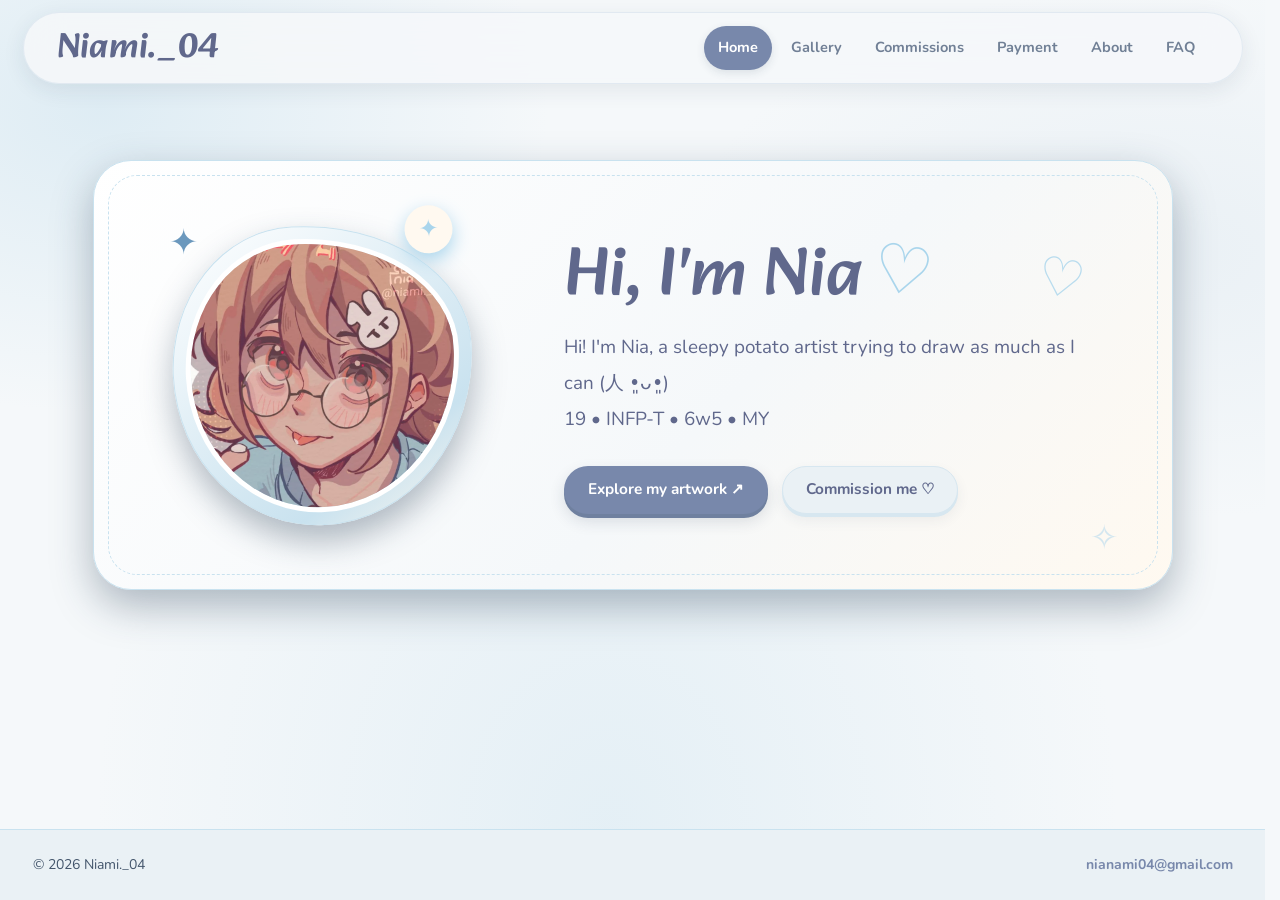
<file: index.html>
<!doctype html>
<html lang="en">
<head>
  <meta charset="utf-8">
  <meta name="viewport" content="width=device-width, initial-scale=1">

  <title>Niami._04</title>

  <meta name="description" content="Original artwork, illustrations and paintings by Nia. Browse the portfolio and enquire about commissions.">
  <meta name="theme-color" content="#D4E2E8">

  <link rel="canonical" href="https://niami--04.pages.dev/">

  <!-- Open Graph -->
 <meta property="og:type" content="website">
<meta property="og:site_name" content="Niami._04">
<meta property="og:title" content="Niami._04">
<meta property="og:description" content="Original artwork, illustrations and paintings by Nia.">
<meta property="og:url" content="https://niami--04.pages.dev/">
<meta property="og:image" content="https://niami--04.pages.dev/assets/images/og-image/og_image.webp">
<meta property="og:image:width" content="1200">
<meta property="og:image:height" content="630">
<meta property="og:image:alt" content="Niami._04 digital art portfolio banner">
  

  <link rel="icon" href="favicon.svg" type="image/svg+xml">
  <link rel="stylesheet" href="css/style.css">
</head>

<body>

  <a class="skip" href="#main">Skip to content</a>

  <!-- =========================================
       SITE HEADER
       ========================================= -->

  <header class="site" id="site-header">
    <div class="wrap">

      <a class="logo" href="index.html">Niami._04</a>

      <button
        class="sidebar-toggle"
        type="button"
        aria-label="Open navigation"
        aria-controls="mobile-sidebar"
        aria-expanded="false">

        <svg
          viewBox="0 0 24 24"
          width="24"
          height="24"
          fill="none"
          stroke="currentColor"
          stroke-width="1.8"
          stroke-linecap="round"
          aria-hidden="true">

          <path d="M4 6h16M4 12h16M4 18h16"/>
        </svg>
      </button>

      <nav aria-label="Main navigation">
        <ul id="menu">
          <li><a href="index.html" aria-current="page">Home</a></li>
          <li><a href="gallery.html">Gallery</a></li>
          <li><a href="commissions.html">Commissions</a></li>
          <li><a href="payment.html">Payment</a></li>
          <li><a href="about.html">About</a></li>
          <li><a href="faq.html">FAQ</a></li>
        </ul>
      </nav>

    </div>
  </header>

  <!-- =========================================
       MOBILE NAVIGATION
       ========================================= -->

  <div class="sidebar-overlay" aria-hidden="true"></div>

  <aside
    class="mobile-sidebar"
    id="mobile-sidebar"
    aria-label="Mobile navigation"
    aria-hidden="true"
    inert>

    <button
      class="sidebar-close"
      type="button"
      aria-label="Close navigation">

      &times;
    </button>

    <nav aria-label="Mobile navigation links">
      <ul>
        <li><a href="index.html" aria-current="page">Home</a></li>
        <li><a href="gallery.html">Gallery</a></li>
        <li><a href="commissions.html">Commissions</a></li>
        <li><a href="payment.html">Payment</a></li>
        <li><a href="about.html">About</a></li>
        <li><a href="faq.html">FAQ</a></li>
      </ul>
    </nav>

  </aside>

  <!-- =========================================
       MAIN CONTENT
       ========================================= -->

  <main id="main" class="home-page">

    <!-- HERO SECTION -->
    <section class="home-hero">
      <div class="wrap">

        <div class="home-hero-card">

          <!-- Decorative elements -->
          <div class="home-hero-decoration home-decoration-one" aria-hidden="true">✦</div>
          <div class="home-hero-decoration home-decoration-two" aria-hidden="true">♡</div>
          <div class="home-hero-decoration home-decoration-three" aria-hidden="true">✧</div>

          <div class="home-hero-content">

            <!-- Profile image -->
            <div class="home-profile-frame">

              <span class="home-profile-sparkle" aria-hidden="true">✦</span>

              <img
                src="assets/images/pfp/pfp.webp"
                alt="Nia's profile picture"
                width="220"
                height="220"
                loading="eager"
                fetchpriority="high"
                decoding="async">

            </div>

            <!-- Introduction -->
            <div class="home-introduction">

              <h1>Hi, I'm Nia<span class="home-heart">♡</span></h1>

              <p class="home-intro-text">
                Hi! I'm Nia, a sleepy potato artist trying to draw as much as I can (人 •͈ᴗ•͈)
                <br>
                19 • INFP-T • 6w5 • MY
              </p>

              <!-- Hero buttons -->
              <div class="home-hero-actions">
                <a class="btn" href="gallery.html">Explore my artwork ↗</a>
                <a class="btn ghost" href="commissions.html">Commission me ♡</a>
              </div>

            </div>
          </div>
        </div>

      </div>
    </section>

  </main>

  <!-- =========================================
       SITE FOOTER
       ========================================= -->

  <footer class="site" id="site-footer">
    <div class="wrap">

      <span>© <span data-year></span> Niami._04</span>

      <span>
        <a data-site="email" href="mailto:nianami04@gmail.com">
          nianami04@gmail.com
        </a>
      </span>

    </div>
  </footer>

  <!-- =========================================
       JAVASCRIPT
       ========================================= -->

  <script src="js/main.js" defer></script>

</body>
</html>
</file>
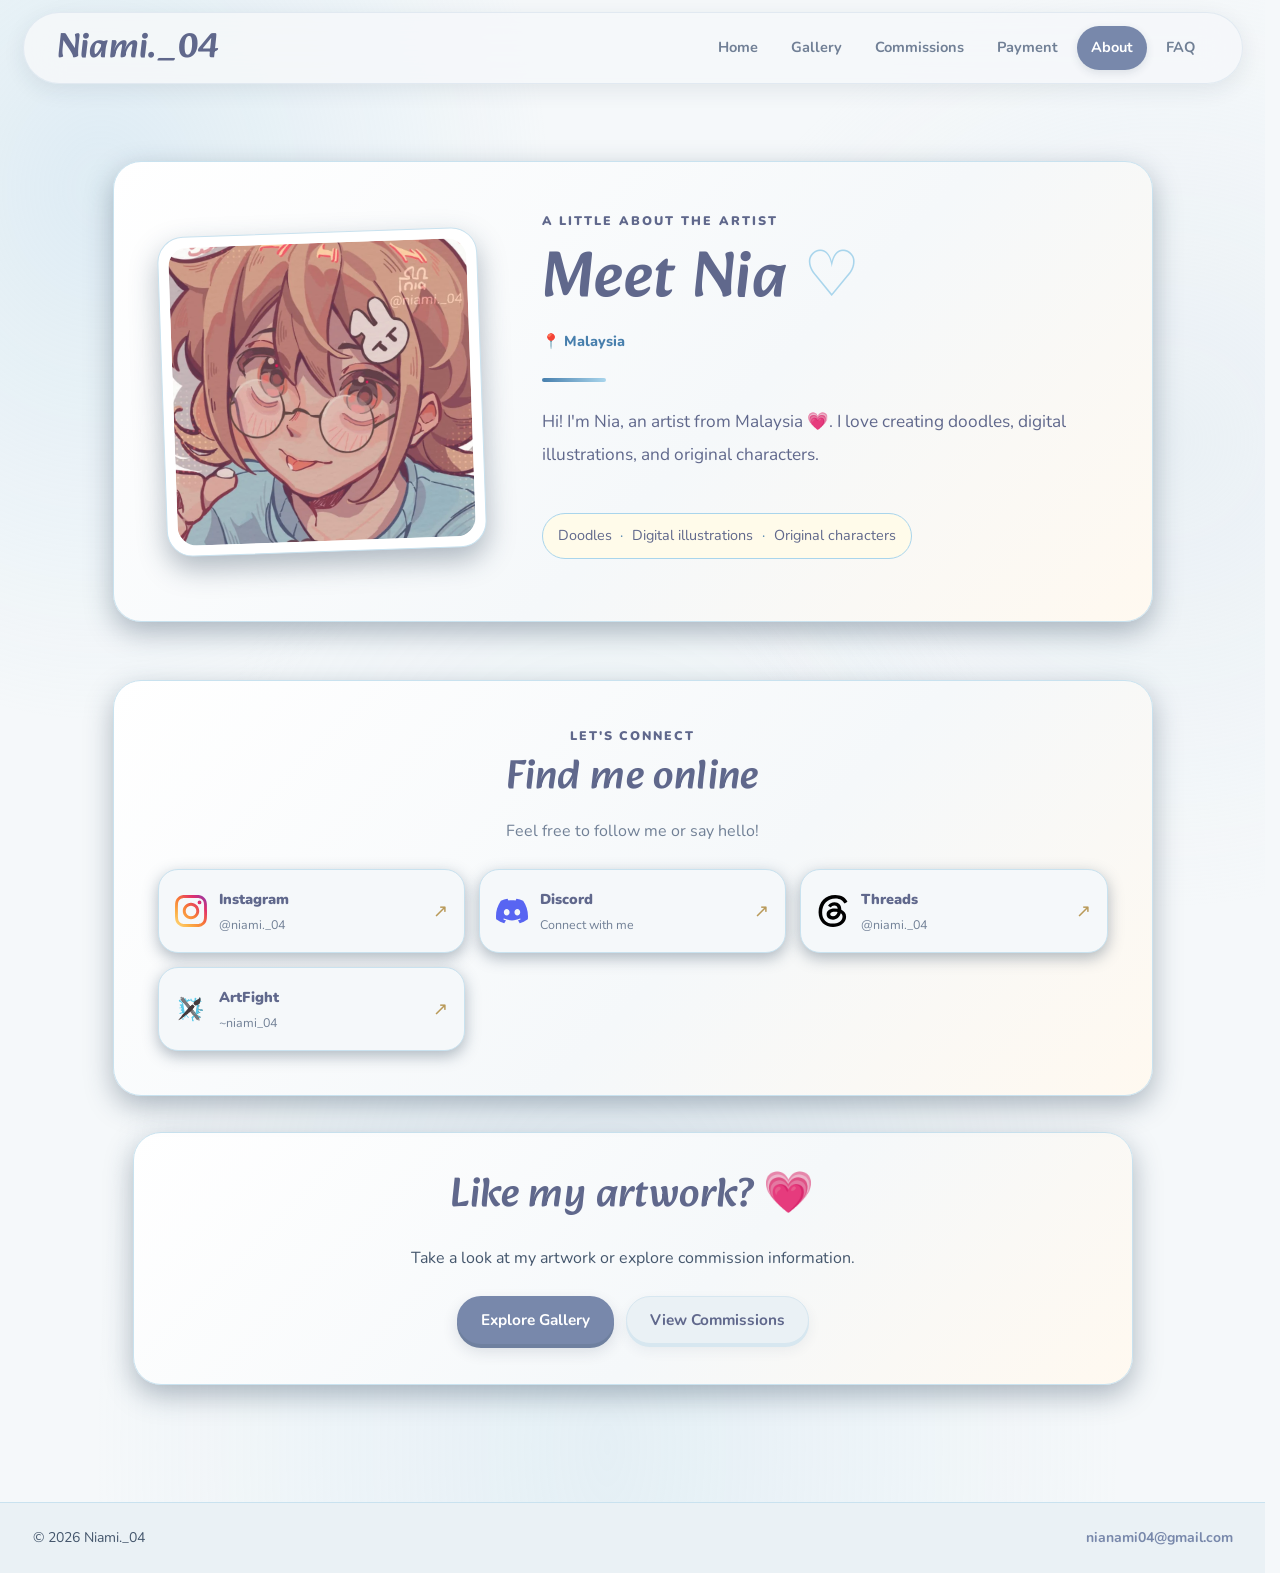
<file: about.html>
<!doctype html>
<html lang="en">
<head>
  <meta charset="utf-8">
  <meta name="viewport" content="width=device-width, initial-scale=1">

  <title>About — Nia</title>
  <meta name="description" content="Learn about Nia, an artist from Malaysia.">
  <meta name="theme-color" content="#f7f3ec">

  <link rel="canonical" href="https://niami--04.pages.dev/about.html">

  <meta property="og:type" content="website">
<meta property="og:site_name" content="Niami._04">
<meta property="og:title" content="About — Nia">
<meta property="og:description" content="Learn about Nia and her artwork.">
<meta property="og:url" content="https://niami--04.pages.dev/about.html">
<meta property="og:image" content="https://niami--04.pages.dev/assets/images/og-image/og_image.webp">
<meta property="og:image:width" content="1200">
<meta property="og:image:height" content="630">
<meta property="og:image:alt" content="Niami._04 digital art portfolio banner">

  <link rel="icon" href="favicon.svg" type="image/svg+xml">
  <link rel="preconnect" href="https://fonts.googleapis.com">
  <link rel="preconnect" href="https://fonts.gstatic.com" crossorigin>
  <link rel="stylesheet" href="css/style.css">
</head>

<body>
  <a class="skip" href="#main">Skip to content</a>

  <header class="site" id="site-header">
    <div class="wrap">
      <a class="logo" href="index.html">Niami._04</a>

      <button
        class="sidebar-toggle"
        type="button"
        aria-label="Open navigation"
        aria-expanded="false"
        aria-controls="mobile-sidebar"
      >
        <svg
          viewBox="0 0 24 24"
          width="24"
          height="24"
          fill="none"
          stroke="currentColor"
          stroke-width="1.8"
          stroke-linecap="round"
          aria-hidden="true"
        >
          <path d="M4 6h16M4 12h16M4 18h16"/>
        </svg>
      </button>

      <nav aria-label="Main navigation">
        <ul id="menu">
          <li><a href="index.html">Home</a></li>
          <li><a href="gallery.html">Gallery</a></li>
          <li><a href="commissions.html">Commissions</a></li>
          <li><a href="payment.html">Payment</a></li>
          <li><a href="about.html" aria-current="page">About</a></li>
          <li><a href="faq.html">FAQ</a></li>
        </ul>
      </nav>
    </div>
  </header>

  <div class="sidebar-overlay" aria-hidden="true"></div>

  <aside
    class="mobile-sidebar"
    id="mobile-sidebar"
    aria-label="Mobile navigation"
    aria-hidden="true"
    inert
  >
    <button
      class="sidebar-close"
      type="button"
      aria-label="Close navigation"
    >&times;</button>

    <nav aria-label="Mobile navigation links">
      <ul>
        <li><a href="index.html">Home</a></li>
        <li><a href="gallery.html">Gallery</a></li>
        <li><a href="commissions.html">Commissions</a></li>
        <li><a href="payment.html">Payment</a></li>
        <li><a href="about.html" aria-current="page">About</a></li>
        <li><a href="faq.html">FAQ</a></li>
      </ul>
    </nav>
  </aside>

  <main id="main">

    <section class="about-page" aria-label="About the artist">
      <div class="wrap">

        <!-- ABOUT INTRODUCTION -->
        <div class="about-card">

          <div class="about-photo">
            <img
              src="assets/images/pfp/pfp.webp"
              alt="Nia's profile picture"
              width="400"
              height="400"
              data-profile-image
              decoding="async"
            >
          </div>

          <div class="about-content">

            <span class="about-eyebrow">A LITTLE ABOUT THE ARTIST</span>

            <h1>Meet Nia <span class="about-heart" aria-hidden="true">♡</span></h1>

            <p class="about-location">
              <span aria-hidden="true">📍</span> Malaysia
            </p>

            <div class="about-divider" aria-hidden="true"></div>

            <p class="about-description">
              Hi! I'm Nia, an artist from Malaysia 💗.
              I love creating doodles, digital illustrations,
              and original characters.
            </p>

            <p class="about-interests">
              Doodles <span aria-hidden="true">·</span>
              Digital illustrations <span aria-hidden="true">·</span>
              Original characters
            </p>

          </div>
        </div>

        <!-- SOCIAL LINKS -->
        <section
          class="about-social-section"
          aria-labelledby="about-social-title"
        >

          <div class="about-social-heading">
            <span class="about-eyebrow">LET'S CONNECT</span>
            <h2 id="about-social-title">Find me online</h2>
            <p>Feel free to follow me or say hello!</p>
          </div>

          <div class="about-social-grid">

            <a
              class="about-social-card"
              href="https://www.instagram.com/niami._04/"
              target="_blank"
              rel="noopener noreferrer"
              aria-label="Visit Nia on Instagram, @niami._04"
            >
              <img src="assets/icons/instagram.svg" alt="">

              <span>
                <strong>Instagram</strong>
                <small>@niami._04</small>
              </span>

              <span class="social-arrow" aria-hidden="true">↗</span>
            </a>

            <a
              class="about-social-card"
              href="https://discord.com/users/1375724351956979764"
              target="_blank"
              rel="noopener noreferrer"
              aria-label="Connect with Nia on Discord"
            >
              <img src="assets/icons/discord.svg" alt="">

              <span>
                <strong>Discord</strong>
                <small>Connect with me</small>
              </span>

              <span class="social-arrow" aria-hidden="true">↗</span>
            </a>

            <a
              class="about-social-card"
              href="https://www.threads.com/@niami._04"
              target="_blank"
              rel="noopener noreferrer"
              aria-label="Visit Nia on Threads, @niami._04"
            >
              <img src="assets/icons/threads.svg" alt="">

              <span>
                <strong>Threads</strong>
                <small>@niami._04</small>
              </span>

              <span class="social-arrow" aria-hidden="true">↗</span>
            </a>

            <!-- ARTFIGHT -->
            <a
              class="about-social-card"
              href="https://artfight.net/~niami_04"
              target="_blank"
              rel="noopener noreferrer"
              aria-label="Visit Nia on ArtFight, ~niami_04"
            >
              <img src="assets/icons/artfight.svg" alt="">

              <span>
                <strong>ArtFight</strong>
                <small>~niami_04</small>
              </span>

              <span class="social-arrow" aria-hidden="true">↗</span>
            </a>

          </div>
        </section>

        <!-- COMMISSION LINK -->
        <section
          class="about-contact"
          aria-labelledby="about-contact-title"
        >
          <h2 id="about-contact-title">Like my artwork? 💗</h2>

          <p>
            Take a look at my artwork or explore commission information.
          </p>

          <div class="about-actions">
            <a class="btn" href="gallery.html">Explore Gallery</a>
            <a class="btn ghost" href="commissions.html">View Commissions</a>
          </div>
        </section>

      </div>
    </section>

  </main>

  <footer class="site" id="site-footer">
    <div class="wrap">
      <span>© <span data-year></span> Niami._04</span>

      <span>
        <a
          href="https://mail.google.com/mail/?view=cm&amp;to=nianami04@gmail.com"
          target="_blank"
          rel="noopener noreferrer"
        >nianami04@gmail.com</a>
      </span>
    </div>
  </footer>

  <script src="js/main.js" defer></script>
</body>
</html>
</file>
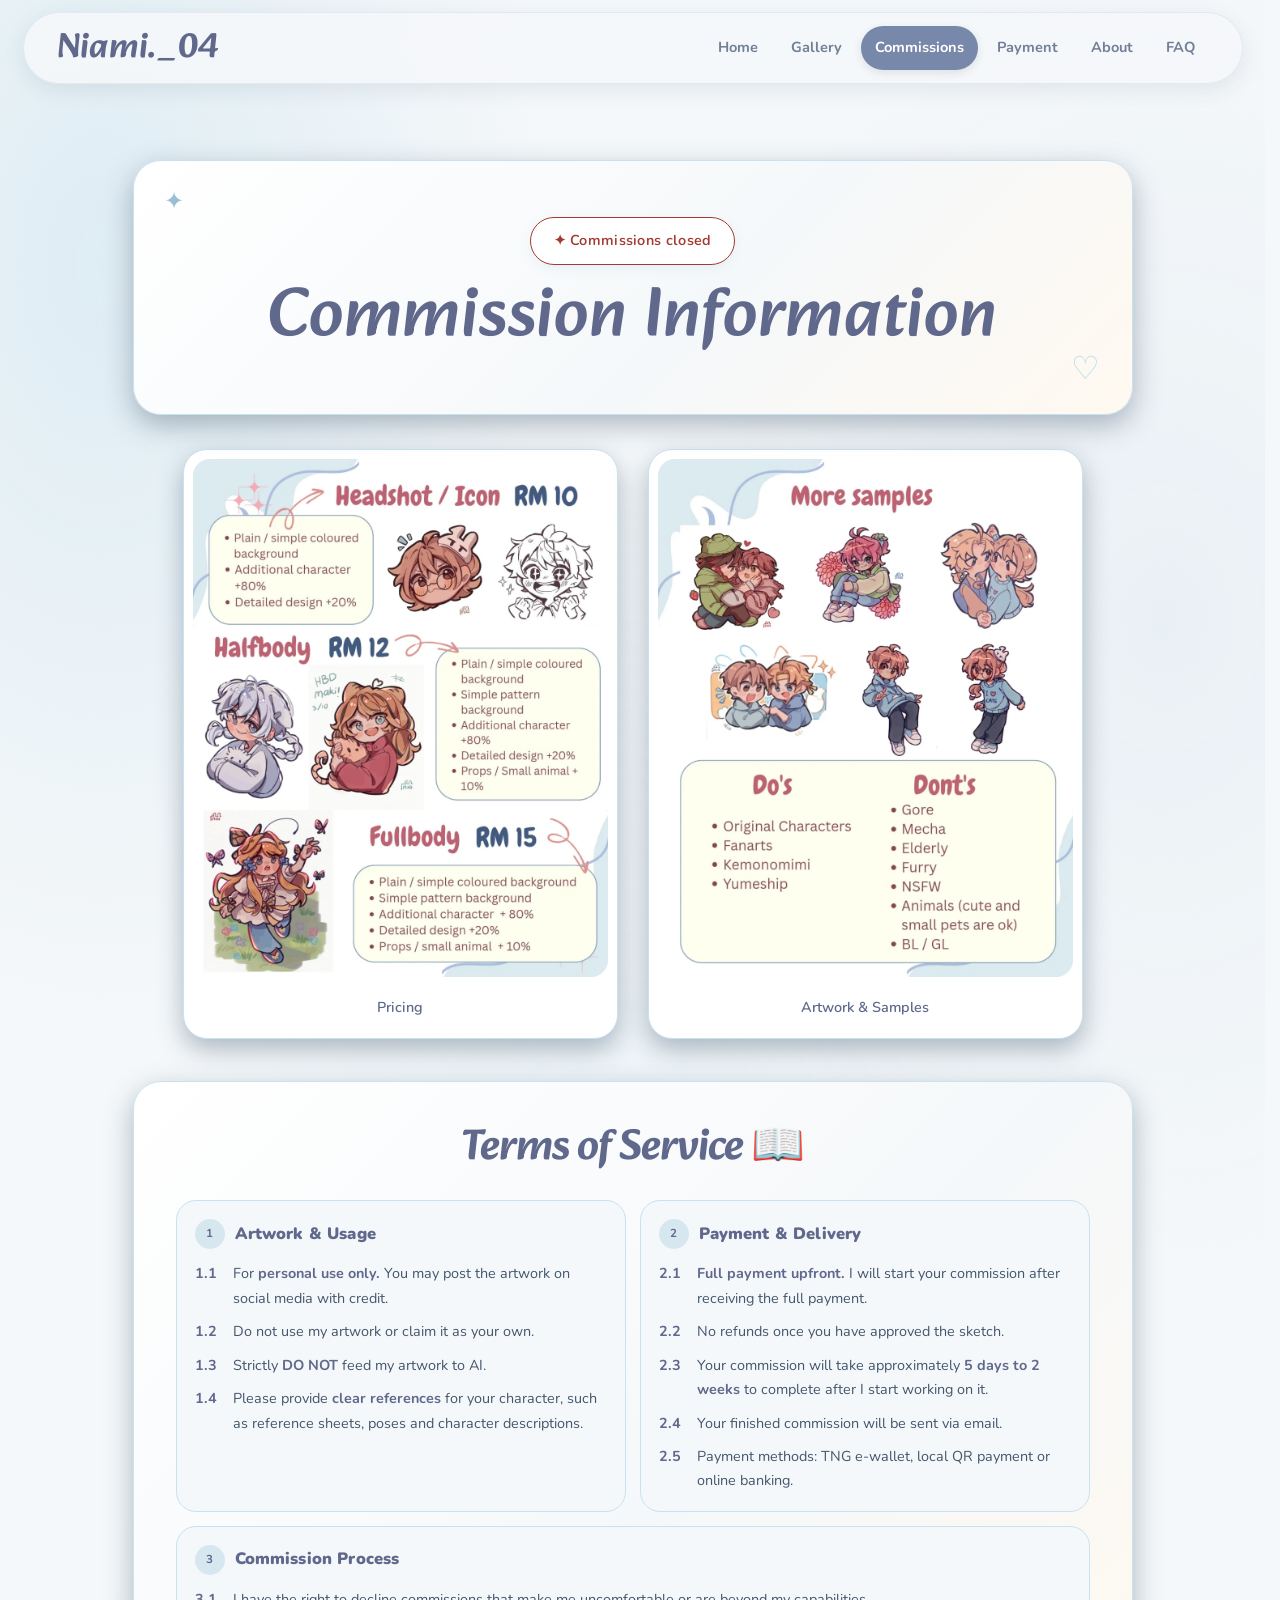
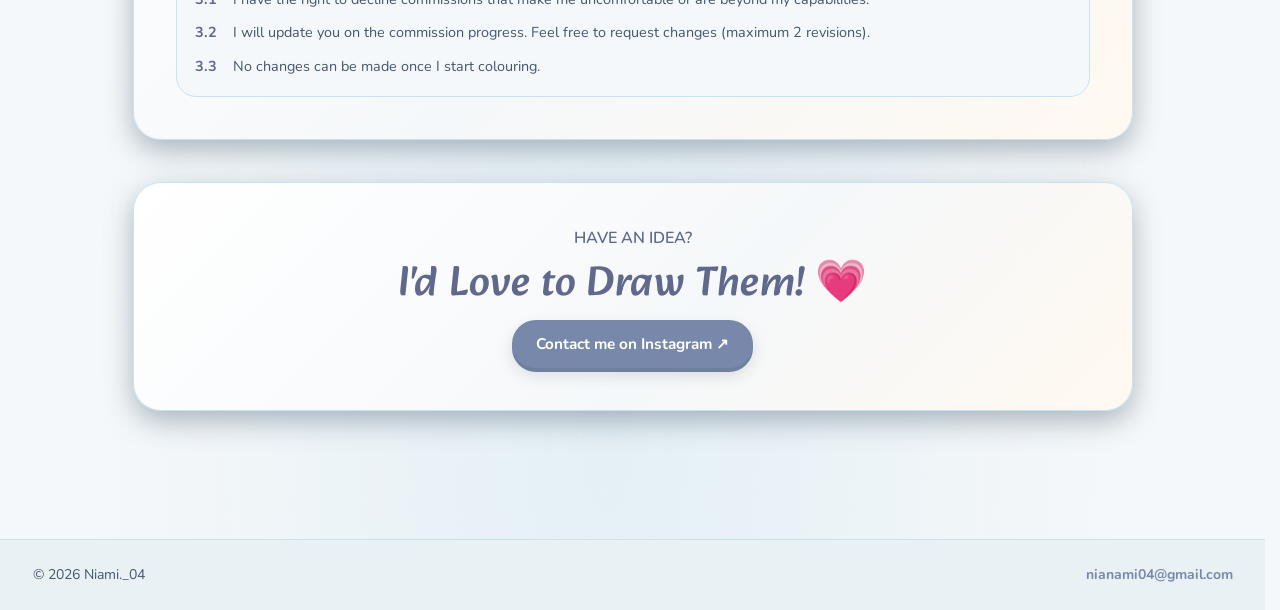
<file: commissions.html>
<!doctype html>
<html lang="en">

<head>
  <meta charset="utf-8">
  <meta name="viewport" content="width=device-width, initial-scale=1">

  <title>Commissions — Nia</title>

  <meta
    name="description"
    content="Explore Nia's chibi art commissions, prices, artwork examples and terms of service."
  >

  <meta name="theme-color" content="#f7f3ec">

  <link rel="canonical" href="https://niami--04.pages.dev/commissions.html">

  <!-- OPEN GRAPH -->
  <meta property="og:type" content="website">
<meta property="og:site_name" content="Niami._04">
<meta property="og:title" content="Commissions — Nia">
<meta
  property="og:description"
  content="Explore Nia's chibi art commissions, prices, artwork examples and commission guidelines."
>
<meta property="og:url" content="https://niami--04.pages.dev/commissions.html">
<meta property="og:image" content="https://niami--04.pages.dev/assets/images/og-image/og_image.webp">
<meta property="og:image:width" content="1200">
<meta property="og:image:height" content="630">
<meta property="og:image:alt" content="Niami._04 digital art portfolio banner">
  <!-- FAVICON -->
  <link rel="icon" href="favicon.svg" type="image/svg+xml">

  <!-- FONT CONNECTIONS -->
  <link rel="preconnect" href="https://fonts.googleapis.com">
  <link rel="preconnect" href="https://fonts.gstatic.com" crossorigin>

  <!-- STYLESHEET -->
  <link rel="stylesheet" href="css/style.css">
</head>

<body>

  <!-- SKIP NAVIGATION -->
  <a class="skip" href="#main">Skip to content</a>


  <!-- =========================================
       SITE HEADER
       ========================================= -->

  <header class="site" id="site-header">

    <div class="wrap">

      <a class="logo" href="index.html">Niami._04</a>

      <button
        class="sidebar-toggle"
        type="button"
        aria-label="Open navigation"
        aria-controls="mobile-sidebar"
        aria-expanded="false">

        <svg
          viewBox="0 0 24 24"
          width="24"
          height="24"
          fill="none"
          stroke="currentColor"
          stroke-width="1.8"
          stroke-linecap="round"
          aria-hidden="true">

          <path d="M4 6h16M4 12h16M4 18h16"/>

        </svg>

      </button>

      <nav aria-label="Main navigation">

        <ul id="menu">

          <li><a href="index.html">Home</a></li>
          <li><a href="gallery.html">Gallery</a></li>
          <li><a href="commissions.html" aria-current="page">Commissions</a></li>
          <li><a href="payment.html">Payment</a></li>
          <li><a href="about.html">About</a></li>
          <li><a href="faq.html">FAQ</a></li>

        </ul>

      </nav>

    </div>

  </header>


  <!-- =========================================
       MOBILE NAVIGATION
       ========================================= -->

  <div
    class="sidebar-overlay"
    aria-hidden="true">
  </div>

  <aside
    class="mobile-sidebar"
    id="mobile-sidebar"
    aria-label="Mobile navigation"
    aria-hidden="true"
    inert>

    <button
      class="sidebar-close"
      type="button"
      aria-label="Close navigation">

      &times;

    </button>

    <nav aria-label="Mobile navigation links">

      <ul>

        <li><a href="index.html">Home</a></li>
        <li><a href="gallery.html">Gallery</a></li>
        <li><a href="commissions.html" aria-current="page">Commissions</a></li>
        <li><a href="payment.html">Payment</a></li>
        <li><a href="about.html">About</a></li>
        <li><a href="faq.html">FAQ</a></li>

      </ul>

    </nav>

  </aside>


  <!-- =========================================
       MAIN CONTENT
       ========================================= -->

  <main id="main" class="commissions-page">


    <!-- =========================================
         COMMISSION INFORMATION
         ========================================= -->

    <section
      class="commission-information"
      aria-label="Commission information">

      <div class="wrap">

        <div class="commission-layout">


          <!-- INTRODUCTION -->

          <div class="commission-hero">

            <span
              class="commission-status"
              id="commission-status"
              data-status="open">

              ✦ Commissions Open

            </span>

            <h1>Commission Information</h1>

          </div>


          <!-- COMMISSION POSTERS -->

          <div
            class="commission-gallery"
            aria-label="Commission pricing and artwork examples">


            <!-- PRICING POSTER -->

            <button
              class="commission-poster"
              type="button"
              data-poster="3"
              aria-label="Open commission pricing poster">

              <img
                src="assets/images/commissions/commission-prices.webp"
                alt="Nia's chibi commission prices for headshot, halfbody and fullbody"
                width="1024"
                height="1280"
                fetchpriority="high"
                decoding="async"
              >

              <span class="commission-poster-caption">
                <span>Pricing</span>
              </span>

            </button>


            <!-- ARTWORK SAMPLES POSTER -->

            <button
              class="commission-poster"
              type="button"
              data-poster="1"
              aria-label="Open artwork samples poster">

              <img
                src="assets/images/commissions/commission-samples.webp"
                alt="Nia's commission examples and guidelines"
                width="1024"
                height="1280"
                loading="lazy"
                decoding="async"
              >

              <span class="commission-poster-caption">
                <span>Artwork & Samples</span>
              </span>

            </button>

          </div>


          <!-- =====================================
               TERMS OF SERVICE
               ===================================== -->

          <section
            class="commission-terms-card"
            aria-labelledby="commission-terms-heading">

            <h2 id="commission-terms-heading">
              Terms of Service 📖
            </h2>


            <!-- DESKTOP TERMS -->

            <div class="commission-terms-desktop">


              <!-- 01: ARTWORK & USAGE -->

              <div class="terms-group">

                <h3>
                  <span>1</span>
                  Artwork & Usage
                </h3>

                <ul>

                  <li>
                    For <strong>personal use only.</strong>
                    You may post the artwork on social media with credit.
                  </li>

                  <li>
                    Do not use my artwork or claim it as your own.
                  </li>

                  <li>
                    Strictly <strong>DO NOT</strong> feed my artwork to AI.
                  </li>

                  <li>
                    Please provide <strong>clear references</strong>
                    for your character, such as reference sheets,
                    poses and character descriptions.
                  </li>

                </ul>

              </div>


              <!-- 02: PAYMENT & DELIVERY -->

              <div class="terms-group">

                <h3>
                  <span>2</span>
                  Payment & Delivery
                </h3>

                <ul>

                  <li>
                    <strong>Full payment upfront.</strong>
                    I will start your commission after receiving the full payment.
                  </li>

                  <li>
                    No refunds once you have approved the sketch.
                  </li>

                  <li>
                    Your commission will take approximately
                    <strong>5 days to 2 weeks</strong>
                    to complete after I start working on it.
                  </li>

                  <li>
                    Your finished commission will be sent via email.
                  </li>

                  <li>
                    Payment methods: TNG e-wallet, local QR payment or online banking.
                  </li>

                </ul>

              </div>


              <!-- 03: COMMISSION PROCESS -->

              <div class="terms-group">

                <h3>
                  <span>3</span>
                  Commission Process
                </h3>

                <ul>

                  <li>
                    I have the right to decline commissions that make me
                    uncomfortable or are beyond my capabilities.
                  </li>

                  <li>
                    I will update you on the commission progress.
                    Feel free to request changes (maximum 2 revisions).
                  </li>

                  <li>
                    No changes can be made once I start colouring.
                  </li>

                </ul>

              </div>

            </div>


            <!-- MOBILE TERMS -->

            <div class="commission-terms-mobile">


              <!-- 01: ARTWORK & USAGE -->

              <details class="terms-group">

                <summary>
                  <span>01</span>
                  Artwork & Usage
                </summary>

                <ul>

                  <li>
                    For <strong>personal use only.</strong>
                    You may post the artwork on social media with credit.
                  </li>

                  <li>
                    Do not use my artwork or claim it as your own.
                  </li>

                  <li>
                    Strictly <strong>DO NOT</strong> feed my artwork to AI.
                  </li>

                  <li>
                    Please provide <strong>clear references</strong>
                    for your character, such as reference sheets,
                    poses and character descriptions.
                  </li>

                </ul>

              </details>


              <!-- 02: PAYMENT & DELIVERY -->

              <details class="terms-group">

                <summary>
                  <span>02</span>
                  Payment & Delivery
                </summary>

                <ul>

                  <li>
                    <strong>Full payment upfront.</strong>
                    I will start your commission after receiving the full payment.
                  </li>

                  <li>
                    No refunds once you have approved the sketch.
                  </li>

                  <li>
                    Your commission will take approximately
                    <strong>5 days to 2 weeks</strong>
                    to complete after I start working on it.
                  </li>

                  <li>
                    Your finished commission will be sent via email.
                  </li>

                  <li>
                    Payment methods: TNG e-wallet, local QR payment or online banking.
                  </li>

                </ul>

              </details>


              <!-- 03: COMMISSION PROCESS -->

              <details class="terms-group">

                <summary>
                  <span>03</span>
                  Commission Process
                </summary>

                <ul>

                  <li>
                    I have the right to decline commissions that make me
                    uncomfortable or are beyond my capabilities.
                  </li>

                  <li>
                    I will update you on the commission progress.
                    Feel free to request changes (maximum 2 revisions).
                  </li>

                  <li>
                    No changes can be made once I start colouring.
                  </li>

                </ul>

              </details>

            </div>

          </section>

        </div>

      </div>

    </section>


    <!-- =========================================
         CONTACT SECTION
         ========================================= -->

    <section
      class="commission-contact"
      aria-labelledby="commission-contact-heading">

      <div class="wrap">

        <div class="commission-contact-card">

          <div class="commission-contact-content">

            <span class="commission-eyebrow">
              HAVE AN IDEA?
            </span>

            <h2 id="commission-contact-heading">
              I'd Love to Draw Them! 💗
            </h2>
          </div>

          <a
            class="btn"
            href="https://ig.me/m/niami._04"
            target="_blank"
            rel="noopener noreferrer">

            Contact me on Instagram ↗

          </a>

        </div>

      </div>

    </section>

  </main>


  <!-- =========================================
       SITE FOOTER
       ========================================= -->

  <footer class="site" id="site-footer">

    <div class="wrap">

      <span>
        © <span data-year></span> Niami._04
      </span>

      <span>

        <a
          href="https://mail.google.com/mail/?view=cm&amp;to=nianami04@gmail.com"
          target="_blank"
          rel="noopener noreferrer">

          nianami04@gmail.com

        </a>

      </span>

    </div>

  </footer>


  <!-- =========================================
       JAVASCRIPT
       ========================================= -->

  <script src="js/main.js" defer></script>
  <script src="js/gallery.js" defer></script>

</body>
</html>
</file>
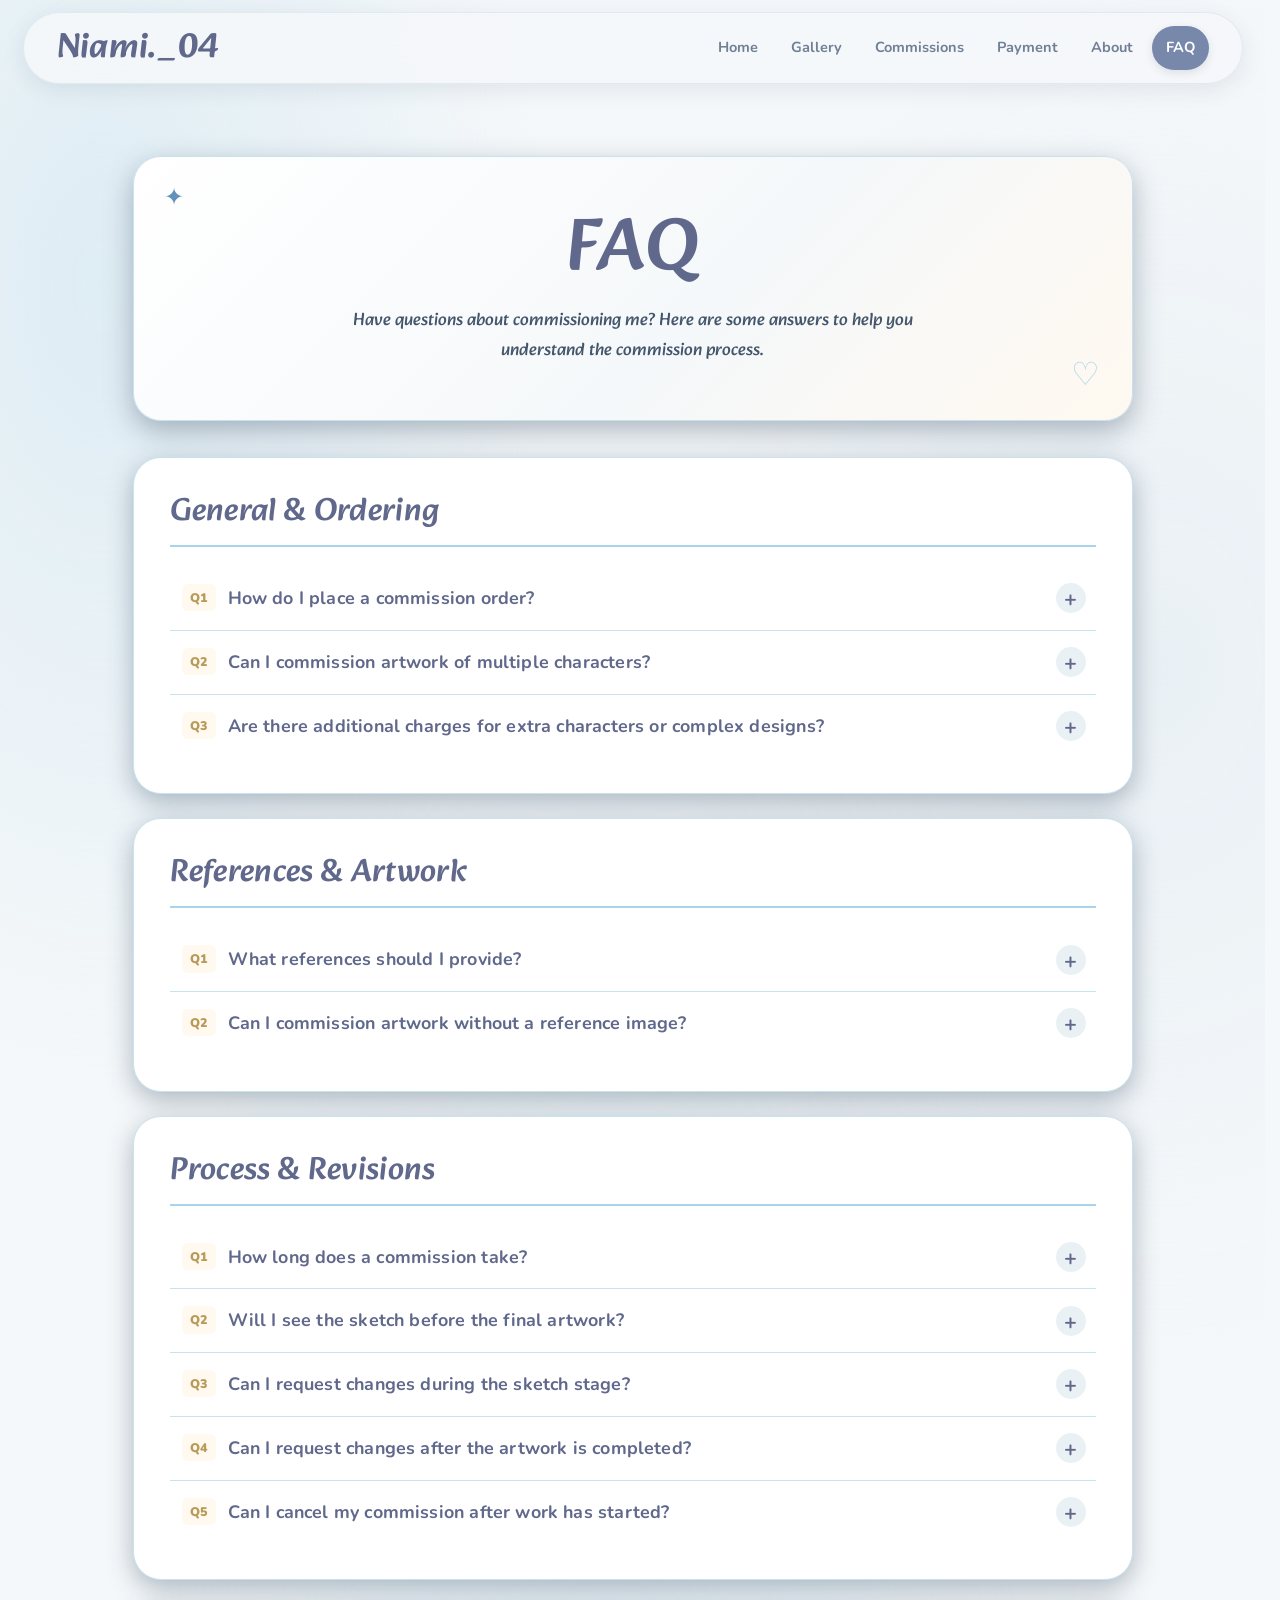
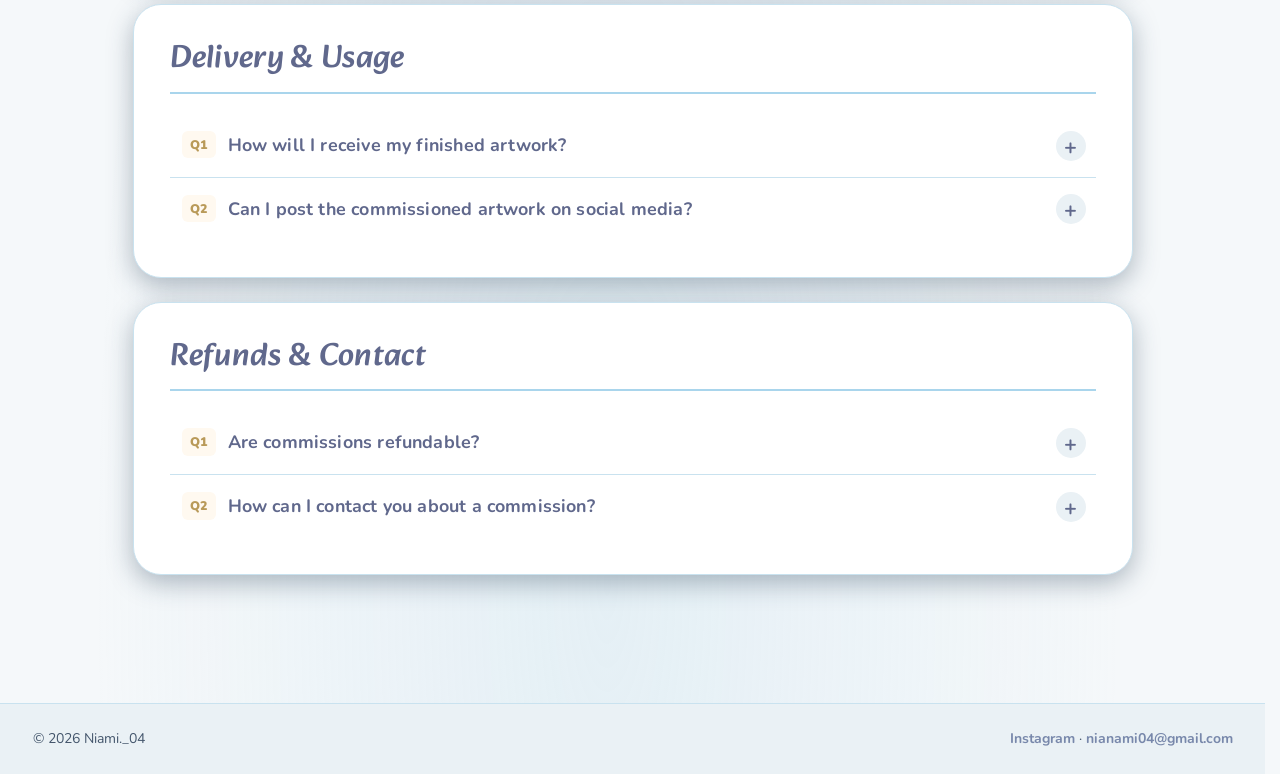
<file: faq.html>
<!doctype html>
<html lang="en">
<head>
  <meta charset="UTF-8">
  <meta name="viewport" content="width=device-width, initial-scale=1">

  <title>FAQ — Nia</title>

  <meta
    name="description"
    content="Frequently asked questions about Nia's digital art commissions, ordering process, artwork, revisions and delivery."
  >

  <meta name="theme-color" content="#EDF4FF">

  <link rel="canonical" href="https://niami--04.pages.dev/faq.html">

 <meta property="og:type" content="website">
<meta property="og:site_name" content="Niami._04">
<meta property="og:title" content="FAQ — Nia">
<meta property="og:description" content="Frequently asked questions about Nia's digital art commissions, ordering process, artwork, revisions and delivery.">
<meta property="og:url" content="https://niami--04.pages.dev/faq.html">
<meta property="og:image" content="https://niami--04.pages.dev/assets/images/og-image/og_image.webp">
<meta property="og:image:width" content="1200">
<meta property="og:image:height" content="630">
<meta property="og:image:alt" content="Niami._04 digital art portfolio banner">

  <link rel="icon" href="favicon.svg" type="image/svg+xml">
  <link rel="stylesheet" href="css/style.css">
</head>

<body>

  <a class="skip" href="#main">Skip to content</a>

  <!-- HEADER -->

  <header class="site" id="site-header">
    <div class="wrap">

      <a class="logo" href="index.html">Niami._04</a>

      <button
        class="sidebar-toggle"
        type="button"
        aria-label="Open navigation"
        aria-expanded="false"
        aria-controls="mobile-sidebar"
      >
        <svg
          viewBox="0 0 24 24"
          width="24"
          height="24"
          fill="none"
          stroke="currentColor"
          stroke-width="1.8"
          stroke-linecap="round"
          aria-hidden="true"
        >
          <path d="M4 6h16M4 12h16M4 18h16"/>
        </svg>
      </button>

      <nav aria-label="Main navigation">
        <ul id="menu">
          <li><a href="index.html">Home</a></li>
          <li><a href="gallery.html">Gallery</a></li>
          <li><a href="commissions.html">Commissions</a></li>
          <li><a href="payment.html">Payment</a></li>
          <li><a href="about.html">About</a></li>
          <li><a href="faq.html" aria-current="page">FAQ</a></li>
        </ul>
      </nav>

    </div>
  </header>

  <div class="sidebar-overlay" aria-hidden="true"></div>

  <!-- MOBILE SIDEBAR -->

  <aside
    class="mobile-sidebar"
    id="mobile-sidebar"
    aria-label="Mobile navigation"
    aria-hidden="true"
    inert
  >

    <button
      class="sidebar-close"
      type="button"
      aria-label="Close navigation"
    >
      &times;
    </button>

    <nav aria-label="Mobile navigation links">
      <ul>
        <li><a href="index.html">Home</a></li>
        <li><a href="gallery.html">Gallery</a></li>
        <li><a href="commissions.html">Commissions</a></li>
        <li><a href="payment.html">Payment</a></li>
        <li><a href="about.html">About</a></li>
        <li><a href="faq.html" aria-current="page">FAQ</a></li>
      </ul>
    </nav>

  </aside>

  <!-- MAIN CONTENT -->

  <main id="main">

    <section class="page-head faq-page">

      <div class="wrap">

        <div class="faq-intro">

          <h1>FAQ</h1>

          <p>
            Have questions about commissioning me?
            Here are some answers to help you understand
            the commission process.
          </p>

        </div>

        <!-- GENERAL & ORDERING -->

        <section class="faq-category" aria-labelledby="faq-general-title">

          <h2 id="faq-general-title">General & Ordering</h2>

          <details class="faq-item">
            <summary>How do I place a commission order?</summary>

            <div class="faq-answer">
              <p>
                To place an order, contact me through Instagram
                and describe what you'd like me to draw.
                Include your character references and any
                specific requirements.
              </p>

              <p>
                I'll discuss the details, availability and price
                with you before confirming the commission.
              </p>
            </div>
          </details>

          <details class="faq-item">
            <summary>Can I commission artwork of multiple characters?</summary>

            <div class="faq-answer">
              <p>
                Yes! You can request artwork featuring multiple
                characters. Please mention how many characters
                you want and provide references for each one.
              </p>

              <p>
                The final price will depend on the number of
                characters and the complexity of the artwork.
              </p>
            </div>
          </details>

          <details class="faq-item">
            <summary>Are there additional charges for extra characters or complex designs?</summary>

            <div class="faq-answer">
              <p>
                Additional charges may apply depending on the
                number of characters, design complexity and
                extra details requested.
              </p>

              <p>
                I'll confirm the final price with you before
                starting the artwork.
              </p>
            </div>
          </details>

        </section>

        <!-- REFERENCES & ARTWORK -->

        <section class="faq-category" aria-labelledby="faq-references-title">

          <h2 id="faq-references-title">References & Artwork</h2>

          <details class="faq-item">
            <summary>What references should I provide?</summary>

            <div class="faq-answer">
              <p>
                Please provide clear character references,
                including their appearance, hairstyle, clothing,
                colours and important details.
              </p>

              <p>
                You can also share pose references, expressions
                or visual examples to help explain your idea.
              </p>
            </div>
          </details>

          <details class="faq-item">
            <summary>Can I commission artwork without a reference image?</summary>

            <div class="faq-answer">
              <p>
                Yes! You can describe your character or idea
                in writing. Include as many details as possible,
                such as appearance, clothing, colours and pose.
              </p>

              <p>
                I'll let you know if I need any additional
                information before starting.
              </p>
            </div>
          </details>

        </section>

        <!-- PROCESS & REVISIONS -->

        <section class="faq-category" aria-labelledby="faq-process-title">

          <h2 id="faq-process-title">Process & Revisions</h2>

          <details class="faq-item">
            <summary>How long does a commission take?</summary>

            <div class="faq-answer">
              <p>
                Completion time depends on the complexity of
                the artwork and my current workload.
              </p>

              <p>
                I'll provide an estimated delivery time when
                we discuss your commission.
              </p>
            </div>
          </details>

          <details class="faq-item">
            <summary>Will I see the sketch before the final artwork?</summary>

            <div class="faq-answer">
              <p>
                I'll discuss the sketch preview and approval
                process with you when confirming your commission.
              </p>
            </div>
          </details>

          <details class="faq-item">
            <summary>Can I request changes during the sketch stage?</summary>

            <div class="faq-answer">
              <p>
                Yes, you can communicate your requested
                adjustments during the sketch stage.
                Please explain the changes clearly so I can
                understand what you'd like modified.
              </p>
            </div>
          </details>

          <details class="faq-item">
            <summary>Can I request changes after the artwork is completed?</summary>

            <div class="faq-answer">
              <p>
                Major changes after completion may not be
                possible. Please review the sketch and provide
                your feedback during the approval stage.
              </p>

              <p>
                Any changes requested after completion will
                be discussed separately.
              </p>
            </div>
          </details>

          <details class="faq-item">
            <summary>Can I cancel my commission after work has started?</summary>

            <div class="faq-answer">
              <p>
                If you need to cancel, please contact me as
                soon as possible. Cancellation and refund
                eligibility will depend on the stage of work
                and my commission terms.
              </p>
            </div>
          </details>

        </section>

        <!-- DELIVERY & USAGE -->

        <section class="faq-category" aria-labelledby="faq-delivery-title">

          <h2 id="faq-delivery-title">Delivery & Usage</h2>

          <details class="faq-item">
            <summary>How will I receive my finished artwork?</summary>

            <div class="faq-answer">
              <p>
                Your completed artwork will be delivered
                digitally through an agreed delivery method.
              </p>

              <p>
                I'll share the finished file with you once
                the commission is complete.
              </p>
            </div>
          </details>

          <details class="faq-item">
            <summary>Can I post the commissioned artwork on social media?</summary>

            <div class="faq-answer">
              <p>
                Personal social media sharing is welcome.
                Please credit me as the artist when posting
                your commissioned artwork.
              </p>

              <p>
                Commercial use, resale and redistribution
                are subject to the agreed usage terms.
              </p>
            </div>
          </details>

        </section>

        <!-- REFUNDS & CONTACT -->

        <section class="faq-category" aria-labelledby="faq-contact-title">

          <h2 id="faq-contact-title">Refunds & Contact</h2>

          <details class="faq-item">
            <summary>Are commissions refundable?</summary>

            <div class="faq-answer">
              <p>
                Refund eligibility depends on the progress
                of the commission and the terms agreed upon
                before the order was confirmed.
              </p>

              <p>
                Please contact me if you have questions
                about a refund.
              </p>
            </div>
          </details>

          <details class="faq-item">
            <summary>How can I contact you about a commission?</summary>

            <div class="faq-answer">
              <p>
                You can contact me through Instagram for
                commission enquiries, questions or updates.
              </p>

              <p>
                <a
                  href="https://ig.me/m/niami._04"
                  target="_blank"
                  rel="noopener noreferrer"
                >
                  Message me on Instagram
                </a>
              </p>
            </div>
          </details>

        </section>

      </div>

    </section>

  </main>

  <!-- FOOTER -->

  <footer class="site" id="site-footer">

    <div class="wrap">

      <span>© <span data-year></span> Niami._04</span>

      <span>
        <a
          href="https://www.instagram.com/niami._04/"
          target="_blank"
          rel="noopener noreferrer"
        >Instagram</a>

        ·

        <a
          href="https://mail.google.com/mail/?view=cm&amp;to=nianami04@gmail.com"
          target="_blank"
          rel="noopener noreferrer"
        >nianami04@gmail.com</a>
      </span>

    </div>

  </footer>

  <script src="js/main.js" defer></script>

</body>
</html>
</file>
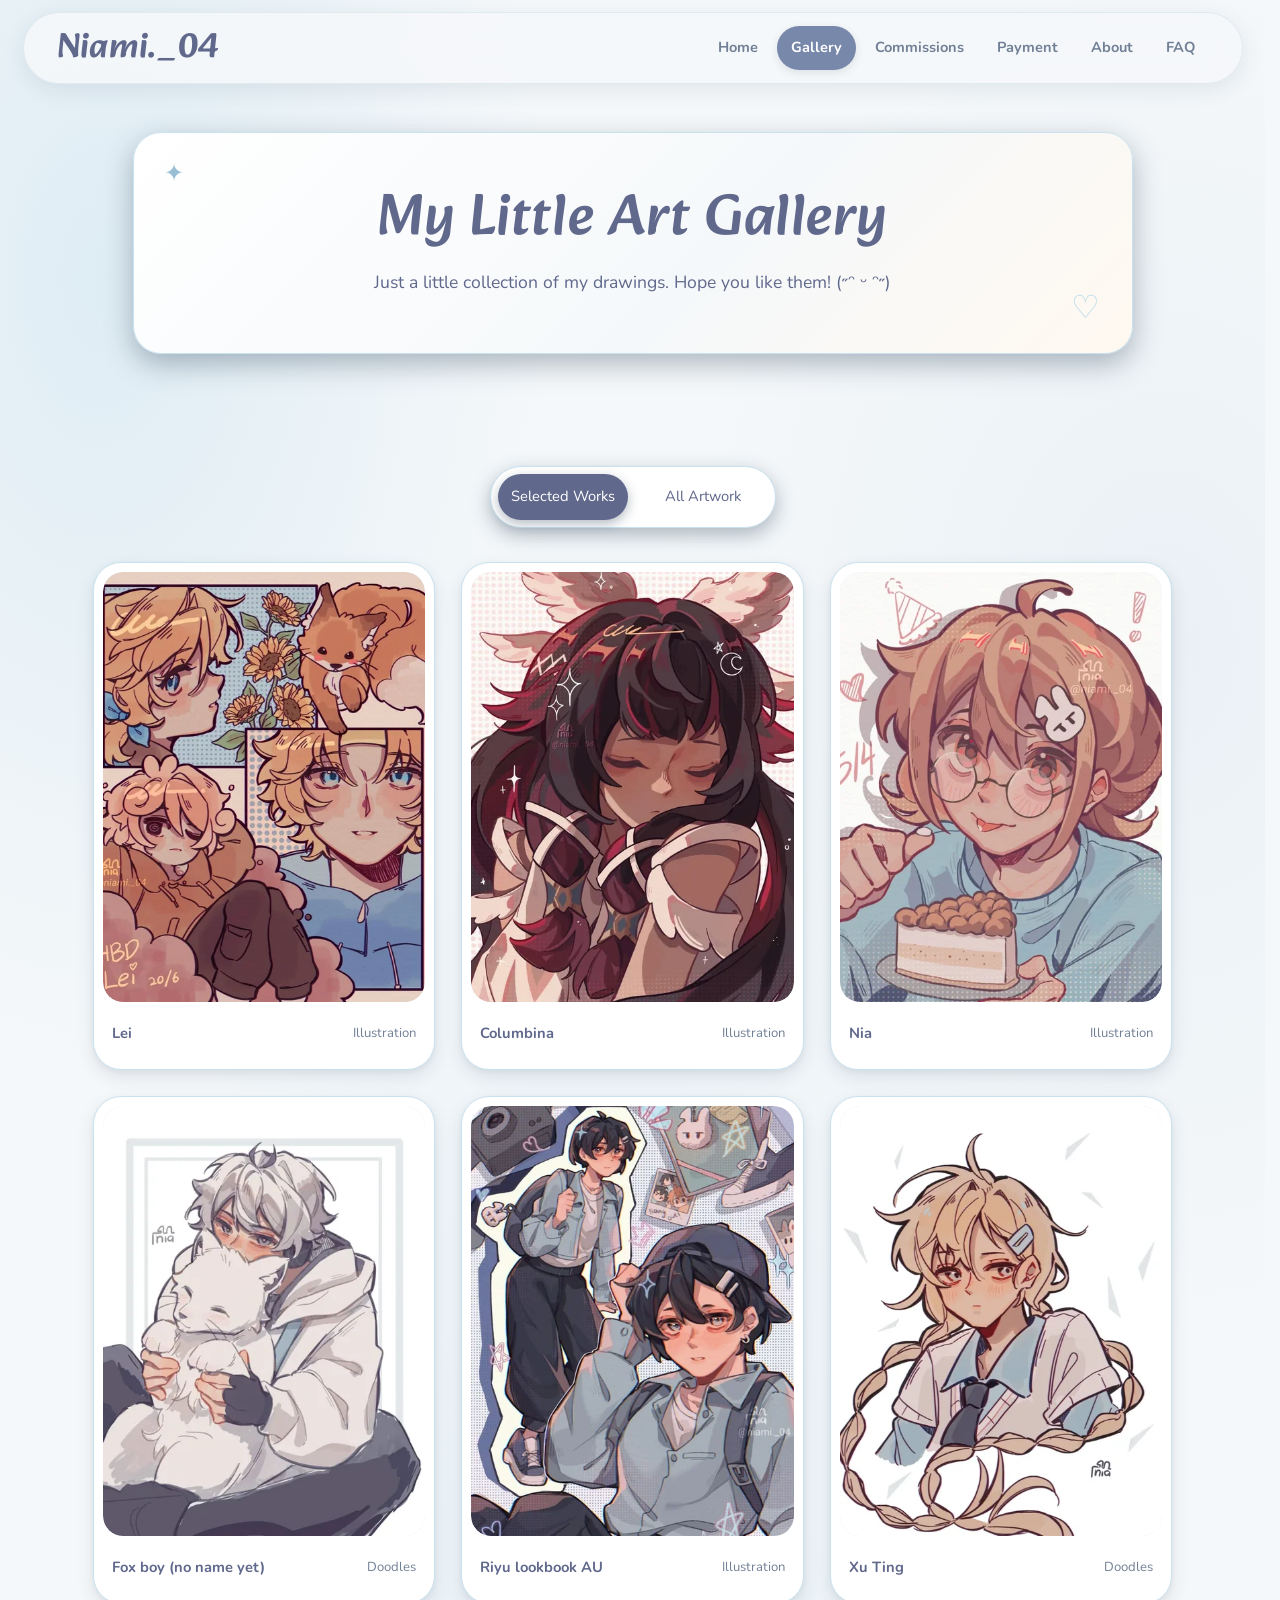
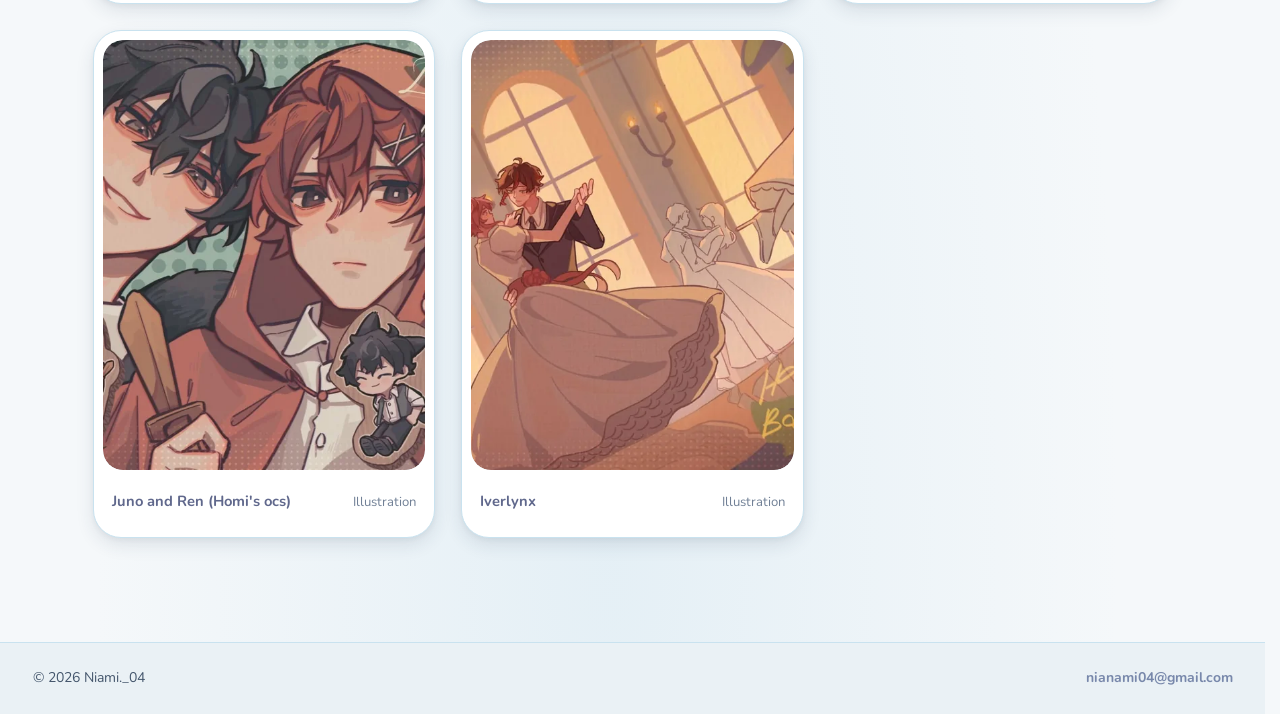
<file: gallery.html>
<!doctype html>
<html lang="en">

<head>
  <meta charset="utf-8">
  <meta name="viewport" content="width=device-width, initial-scale=1">

  <title>Gallery — Niami._04</title>

  <meta
    name="description"
    content="Explore original doodles, digital illustrations and creative artwork by Nia."
  >

  <meta name="theme-color" content="#f7f3ec">

  <link rel="canonical" href="https://niami--04.pages.dev/gallery.html">

  <!-- OPEN GRAPH -->
  <meta property="og:type" content="website">
<meta property="og:site_name" content="Niami._04">
<meta property="og:title" content="Gallery — Niami._04">
<meta
  property="og:description"
  content="Explore original doodles, digital illustrations and creative artwork by Nia."
>
<meta property="og:url" content="https://niami--04.pages.dev/gallery.html">
<meta property="og:image" content="https://niami--04.pages.dev/assets/images/og-image/og_image.webp">
<meta property="og:image:width" content="1200">
<meta property="og:image:height" content="630">
<meta property="og:image:alt" content="Niami._04 digital art portfolio banner">

  <!-- FAVICON -->
  <link rel="icon" href="favicon.svg" type="image/svg+xml">

  <!-- STYLESHEET -->
  <link rel="stylesheet" href="css/style.css">
</head>

<body>

  <!-- SKIP NAVIGATION -->
  <a class="skip" href="#main">Skip to content</a>


  <!-- =========================================
       SITE HEADER
       ========================================= -->

  <header class="site" id="site-header">

    <div class="wrap">

      <a class="logo" href="index.html">Niami._04</a>

      <button
        class="sidebar-toggle"
        type="button"
        aria-label="Open navigation"
        aria-controls="mobile-sidebar"
        aria-expanded="false">

        <svg
          viewBox="0 0 24 24"
          width="24"
          height="24"
          fill="none"
          stroke="currentColor"
          stroke-width="1.8"
          stroke-linecap="round"
          aria-hidden="true">

          <path d="M4 6h16M4 12h16M4 18h16"/>

        </svg>
      </button>

      <nav aria-label="Main navigation">

        <ul id="menu">

          <li><a href="index.html">Home</a></li>
          <li><a href="gallery.html" aria-current="page">Gallery</a></li>
          <li><a href="commissions.html">Commissions</a></li>
          <li><a href="payment.html">Payment</a></li>
          <li><a href="about.html">About</a></li>
          <li><a href="faq.html">FAQ</a></li>

        </ul>

      </nav>

    </div>

  </header>


  <!-- =========================================
       MOBILE NAVIGATION
       ========================================= -->

  <div
    class="sidebar-overlay"
    aria-hidden="true">
  </div>

  <aside
    class="mobile-sidebar"
    id="mobile-sidebar"
    aria-label="Mobile navigation"
    aria-hidden="true"
    inert>

    <button
      class="sidebar-close"
      type="button"
      aria-label="Close navigation">

      &times;

    </button>

    <nav aria-label="Mobile navigation links">

      <ul>

        <li><a href="index.html">Home</a></li>
        <li><a href="gallery.html" aria-current="page">Gallery</a></li>
        <li><a href="commissions.html">Commissions</a></li>
        <li><a href="payment.html">Payment</a></li>
        <li><a href="about.html">About</a></li>
        <li><a href="faq.html">FAQ</a></li>

      </ul>

    </nav>

  </aside>


  <!-- =========================================
       MAIN CONTENT
       ========================================= -->

  <main id="main" class="gallery-page">


    <!-- GALLERY HERO -->

    <section class="gallery-hero">

      <div class="wrap">

        <h1>
          My Little Art Gallery
        </h1>

        <p>
          Just a little collection of my drawings.
          Hope you like them! (˶ᵔ ᵕ ᵔ˶)
        </p>

      </div>

    </section>


    <!-- =========================================
         ARTWORK COLLECTION
         ========================================= -->

    <section
      class="gallery-collection"
      aria-label="Artwork collection">

      <div class="wrap">


        <!-- DYNAMIC COLLECTION FILTERS -->

        
<div
  class="filters"
  data-filters
  role="group"
  aria-label="Artwork collection filters"
>
  <button
    type="button"
    class="btn ghost"
    data-collection="selected"
    aria-pressed="true"
  >
    Selected Works
  </button>

  <button
    type="button"
    class="btn ghost"
    data-collection="all"
    aria-pressed="false"
  >
    All Artwork
  </button>
</div>



        <!-- DYNAMIC ARTWORK GRID -->

        <div
          class="art-grid"
          data-gallery
          aria-live="polite"
          aria-busy="true">

          <!-- LOADING PLACEHOLDERS -->

          <div class="art art-skeleton" aria-hidden="true">
            <span class="frame"></span>
            <span class="cap">
              <b></b>
              <i></i>
            </span>
          </div>

          <div class="art art-skeleton" aria-hidden="true">
            <span class="frame"></span>
            <span class="cap">
              <b></b>
              <i></i>
            </span>
          </div>

          <div class="art art-skeleton" aria-hidden="true">
            <span class="frame"></span>
            <span class="cap">
              <b></b>
              <i></i>
            </span>
          </div>

          <div class="art art-skeleton" aria-hidden="true">
            <span class="frame"></span>
            <span class="cap">
              <b></b>
              <i></i>
            </span>
          </div>

        </div>


        <!-- JAVASCRIPT FALLBACK -->

        <noscript>
          <p class="msg">
            Please enable JavaScript to view the gallery.
          </p>
        </noscript>

      </div>

    </section>


    <!-- =========================================
         OPTIONAL GALLERY CONTACT SECTION
         ========================================= -->

    <!--
    <section class="gallery-contact">

      <div class="wrap">

        <div class="gallery-contact-card">

          <span class="gallery-eyebrow">
            LIKE WHAT YOU SEE?
          </span>

          <h2>Want Something Made Just for You? 💗</h2>

          <p>
            I also create custom chibi artwork!
            Visit my commissions page to explore the details.
          </p>

          <a href="commissions.html" class="btn">
            Explore Commissions ↗
          </a>

        </div>

      </div>

    </section>
    -->

  </main>


  <!-- =========================================
       SITE FOOTER
       ========================================= -->

  <footer class="site" id="site-footer">

    <div class="wrap">

      <span>
        © <span data-year></span> Niami._04
      </span>

      <span>
        <a
          href="https://mail.google.com/mail/?view=cm&amp;to=nianami04@gmail.com"
          target="_blank"
          rel="noopener noreferrer">
          nianami04@gmail.com
        </a>
      </span>

    </div>

  </footer>


  <!-- =========================================
       JAVASCRIPT
       ========================================= -->

  <script src="js/main.js" defer></script>
  <script src="js/gallery.js" defer></script>

</body>
</html>
</file>
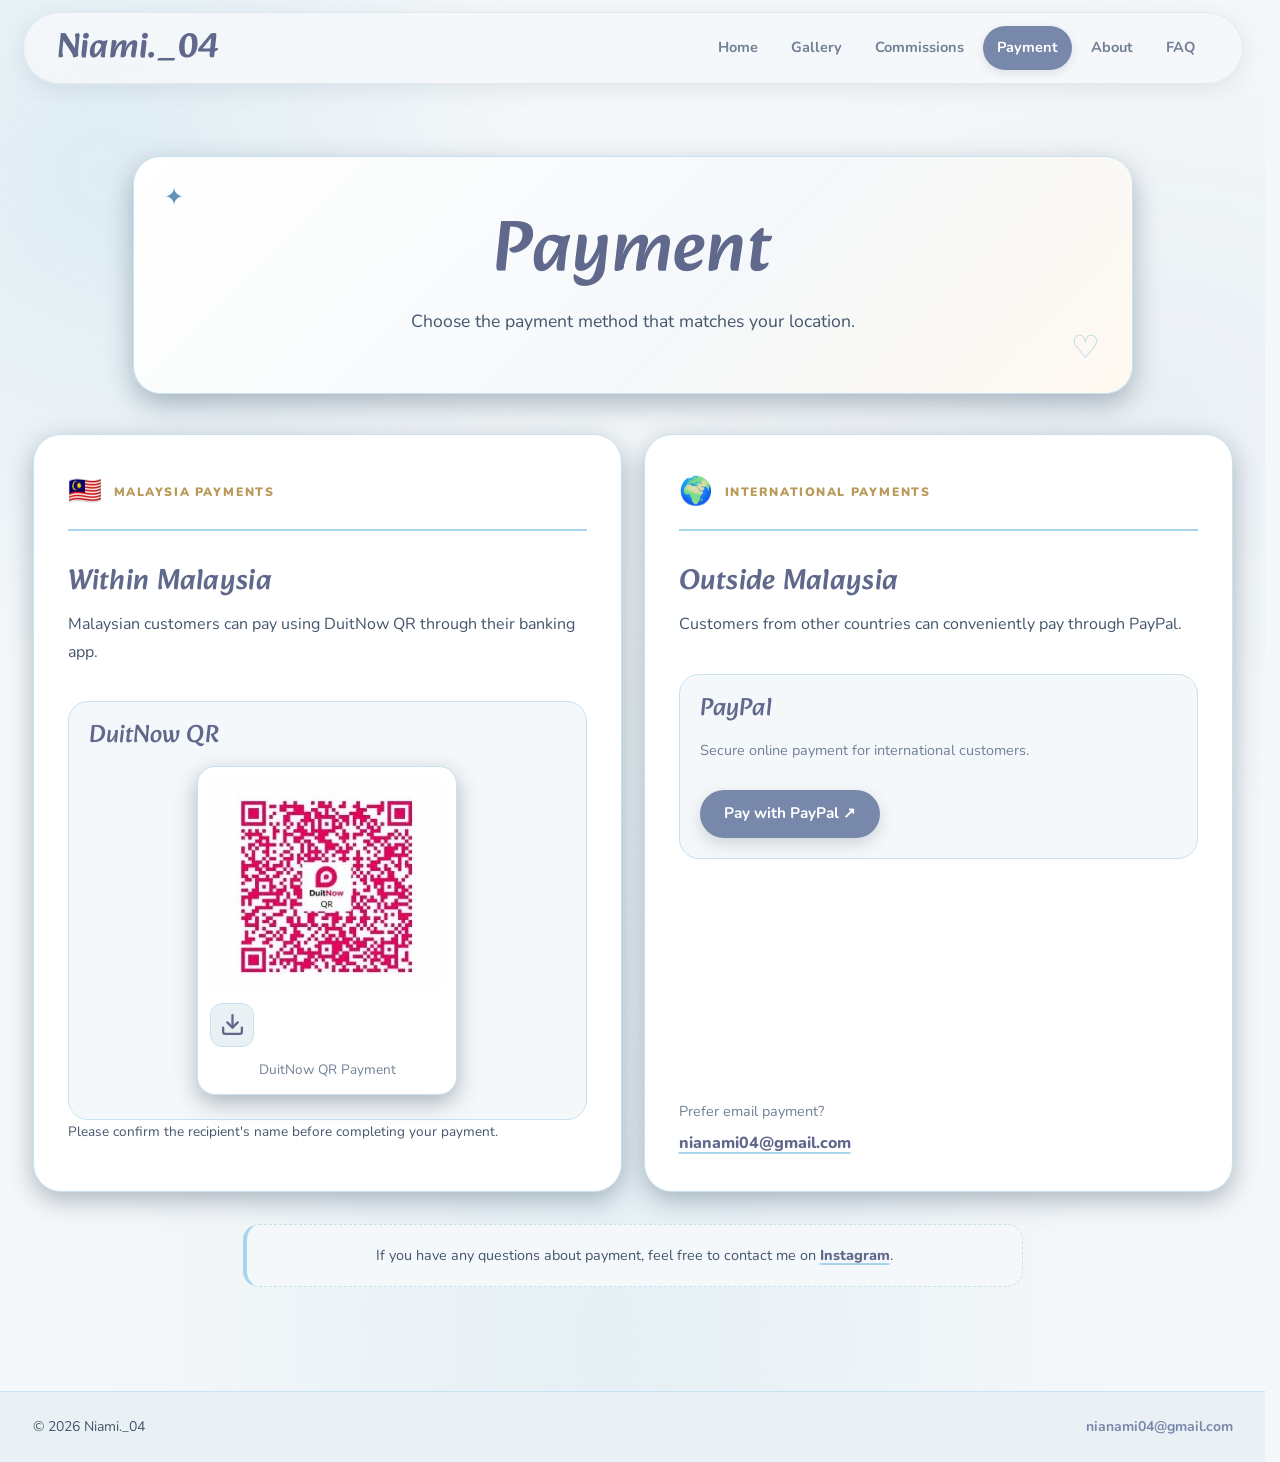
<file: payment.html>
<!doctype html>
<html lang="en">
<head>
  <meta charset="utf-8">
  <meta name="viewport" content="width=device-width, initial-scale=1">

  <title>Payment — Nia</title>
  <meta name="description" content="Payment methods for Nia's art commissions.">
  <meta name="theme-color" content="#f7f3ec">

  <link rel="canonical" href="https://niami--04.pages.dev/payment.html">

  <meta property="og:type" content="website">
<meta property="og:site_name" content="Niami._04">
<meta property="og:title" content="Payment — Nia">
<meta property="og:description" content="Payment methods for Nia's art commissions.">
<meta property="og:url" content="https://niami--04.pages.dev/payment.html">
<meta property="og:image" content="https://niami--04.pages.dev/assets/images/og-image/og_image.webp">
<meta property="og:image:width" content="1200">
<meta property="og:image:height" content="630">
<meta property="og:image:alt" content="Niami._04 digital art portfolio banner">

  <link rel="icon" href="favicon.svg" type="image/svg+xml">
  <link rel="preconnect" href="https://fonts.googleapis.com">
  <link rel="preconnect" href="https://fonts.gstatic.com" crossorigin>
  <link rel="stylesheet" href="css/style.css">
</head>

<body>
  <a class="skip" href="#main">Skip to content</a>

  <header class="site" id="site-header">
    <div class="wrap">
      <a class="logo" href="index.html">Niami._04</a>

      <button
        class="sidebar-toggle"
        type="button"
        aria-label="Open navigation"
        aria-expanded="false"
        aria-controls="mobile-sidebar"
      >
        <svg
          viewBox="0 0 24 24"
          width="24"
          height="24"
          fill="none"
          stroke="currentColor"
          stroke-width="1.8"
          stroke-linecap="round"
          aria-hidden="true"
        >
          <path d="M4 6h16M4 12h16M4 18h16"/>
        </svg>
      </button>

      <nav aria-label="Main navigation">
        <ul id="menu">
          <li><a href="index.html">Home</a></li>
          <li><a href="gallery.html">Gallery</a></li>
          <li><a href="commissions.html">Commissions</a></li>
          <li><a href="payment.html" aria-current="page">Payment</a></li>
          <li><a href="about.html">About</a></li>
          <li><a href="faq.html">FAQ</a></li>
        </ul>
      </nav>
    </div>
  </header>

  <div class="sidebar-overlay" aria-hidden="true"></div>

  <aside
    class="mobile-sidebar"
    id="mobile-sidebar"
    aria-label="Mobile navigation"
    aria-hidden="true"
    inert
  >
    <button
      class="sidebar-close"
      type="button"
      aria-label="Close navigation"
    >&times;</button>

    <nav aria-label="Mobile navigation links">
      <ul>
        <li><a href="index.html">Home</a></li>
        <li><a href="gallery.html">Gallery</a></li>
        <li><a href="commissions.html">Commissions</a></li>
        <li><a href="payment.html" aria-current="page">Payment</a></li>
        <li><a href="about.html">About</a></li>
        <li><a href="faq.html">FAQ</a></li>
      </ul>
    </nav>
  </aside>

  <main id="main">
    <section class="page-head payment-page">
      <div class="wrap">

        <div class="payment-heading">
          <h1>Payment</h1>
          <p>Choose the payment method that matches your location.</p>
        </div>

        <div class="payment-cards">

          <!-- MALAYSIA PAYMENTS -->
          <article class="payment-card">

            <div class="payment-card-heading">
              <span class="payment-icon" aria-hidden="true">🇲🇾</span>
              <span class="payment-label">MALAYSIA PAYMENTS</span>
            </div>

            <h2>Within Malaysia</h2>

            <p>
              Malaysian customers can pay using DuitNow QR
              through their banking app.
            </p>

            <div class="payment-method">
              <h3>DuitNow QR</h3>

              <figure class="payment-qr">
                <img
                  src="assets/images/payments/qr.webp"
                  alt="Nia's DuitNow payment QR code"
                  width="306"
                  height="274"
                  class="payment-qr-image"
                  data-payment-qr
                  decoding="async"
                >

                <a
                  href="assets/images/payments/qr.webp"
                  download="Nia-DuitNow-QR.webp"
                  class="download-qr-btn"
                  aria-label="Download DuitNow QR"
                  title="Download QR"
                >
                  <svg
                    xmlns="http://www.w3.org/2000/svg"
                    width="25"
                    height="25"
                    viewBox="0 0 24 24"
                    fill="none"
                    stroke="currentColor"
                    stroke-width="2.2"
                    stroke-linecap="round"
                    stroke-linejoin="round"
                    aria-hidden="true"
                  >
                    <path d="M21 15v4a2 2 0 0 1-2 2H5a2 2 0 0 1-2-2v-4"/>
                    <polyline points="7 10 12 15 17 10"/>
                    <line x1="12" y1="15" x2="12" y2="3"/>
                  </svg>
                </a>

                <figcaption>DuitNow QR Payment</figcaption>
              </figure>
            </div>

            <p class="payment-note">
              Please confirm the recipient's name before
              completing your payment.
            </p>

          </article>

          <!-- INTERNATIONAL PAYMENTS -->
          <article class="payment-card">

            <div class="payment-card-heading">
              <span class="payment-icon" aria-hidden="true">🌍</span>
              <span class="payment-label">INTERNATIONAL PAYMENTS</span>
            </div>

            <h2>Outside Malaysia</h2>

            <p>
              Customers from other countries can conveniently
              pay through PayPal.
            </p>

            <div class="payment-method">
              <h3>PayPal</h3>
              <p>Secure online payment for international customers.</p>

              <a
                class="btn"
                href="https://paypal.me/niami04"
                target="_blank"
                rel="noopener noreferrer"
              >
                Pay with PayPal ↗
              </a>
            </div>

            <div class="payment-email">
              <span>Prefer email payment?</span>
              <a href="mailto:nianami04@gmail.com">
                nianami04@gmail.com
              </a>
            </div>

          </article>

        </div>

        <p class="payment-reminder">
  If you have any questions about payment, feel free
  to contact me on
  <a
    href="https://ig.me/m/niami._04"
    target="_blank"
    rel="noopener noreferrer"
  >Instagram</a>.
</p>

      </div>
    </section>
  </main>

  <footer class="site" id="site-footer">
    <div class="wrap">
      <span>© <span data-year></span> Niami._04</span>

      <span>
        <a
          href="https://mail.google.com/mail/?view=cm&amp;to=nianami04@gmail.com"
          target="_blank"
          rel="noopener noreferrer"
        >nianami04@gmail.com</a>
      </span>
    </div>
  </footer>

  <script src="js/main.js" defer></script>
</body>
</html>
</file>
<file: css/style.css>
@import url('https://fonts.googleapis.com/css2?family=Alkatra:wght@400;500;600;700&family=Caveat:wght@400;500;600;700&family=Nunito:wght@400;500;600;700;800&display=swap');
:root {
  color-scheme: light;

  /* ============================================================
     BRAND PALETTE — OCEAN BLUE × POWDER BLUE × IVORY
     ============================================================ */

  /* Powder Blue */
  --color-blue-25: #F5F8FA;
  --color-blue-50: #EAF1F5;
  --color-blue-75: #E2EDF3;
  --color-blue-100: #D7E7F0;
  --color-blue-200: #C9E2EF;
  /* B9D9EA */
  --color-blue-300: #A5CBE0;
  --color-blue-350: #91BBD5;
  --color-blue-400: #78A9C9;
  --color-blue-450: #6597BB;

  /* Midnight Blue */
  --color-border: var(--color-blue-200);
  --color-ink: #60688C;
  --color-muted: #718096;

  /* Ocean Blue */
  --color-accent: #477FAD;
  /* --color-primary: #477FAD;
  --color-primary-hover: #315F87; */
 --color-primary: #7888AB;
  --color-primary-hover: #6F809F;
  /* Muted Gold */
  --color-rose: #A9D5EC;
  --color-rose-light: #FFF9F0;

  /* Ivory */
  --color-cream: #FFF9F0;
  --color-cream-light: #F5F8FA;

  /* Neutrals */
  --color-white: #FFFFFF;
  --color-slate: #44566C;
  --color-success: #287548;
  --color-danger: #A33B32;
  --color-placeholder: #E6EAF0;
  --color-skeleton: #E6EAF0;

  /* Shared Card Surface */
  --card-surface: linear-gradient(
    135deg,
    var(--color-cream) 0%,
    var(--color-cream-light) 50%,
    var(--color-white) 100%
  );

  /* Semantic Aliases */
  --bg: var(--color-blue-25);
  --ink: var(--color-ink);
  --mute: var(--color-muted);
  --line: var(--color-border);
  --hl: var(--color-accent);
  --card-bg: var(--color-white);
  --footer-bg: var(--color-ink);
  --button-primary: var(--color-primary);
  --button-primary-hover: var(--color-primary-hover);
  --button-secondary: var(--color-blue-200);
  --button-secondary-hover: var(--color-blue-300);

  /* Status */
  --color-status-open-bg: #E2EEE6;
  --color-status-open-text: #315E43;
  --color-status-open-border: #8EAE9A;

  /* Semantic Roles */
  --color-background: var(--bg);
  --color-surface: var(--card-bg);
  --color-surface-raised: var(--color-white);
  --color-text: var(--ink);
  --color-text-muted: var(--mute);
  --color-text-inverse: var(--color-white);
  --color-border-subtle: rgba(220, 231, 239, .8);
  --color-border-strong: var(--color-border);
  --color-overlay: rgba(36, 59, 83, .72);
  --color-overlay-soft: rgba(36, 59, 83, .35);
  --color-focus: var(--hl);

  /* ============================================================
     CUTE THEME — REASSIGNED TO THE BRAND PALETTE
     ============================================================ */

  --cute-ink: #243B53;
  --cute-muted: #718096;

  --cute-pink: #D6B875;
  --cute-pink-deep: #B99A59;
  --cute-pink-soft: #FFF9F0;

  --cute-lilac: #B9D9EA;
  --cute-lilac-soft: #EAF1F5;

  --cute-butter: #FFF9F0;
  --cute-mint: #DCE7EF;
  --cute-paper: #F5F8FA;
  --cute-white: #FFFFFF;
  --cute-line: #DCE7EF;

  --cute-shadow: 0 12px 32px rgba(36, 59, 83, .10);
  --cute-shadow-hover: 0 18px 42px rgba(36, 59, 83, .16);

  --cute-radius-sm: 14px;
  --cute-radius-md: 22px;
  --cute-radius-lg: 30px;
  --cute-radius-xl: 38px;

  --cute-font: "Nunito", "Segoe UI", sans-serif;
  --cute-display: "Alkatra", "Trebuchet MS", cursive;

  /* --cute-font: "Nunito Sans", "Segoe UI", sans-serif;
  --cute-display: "Lora", serif; */

  /* Typography — Artist Portfolio */
--font-body: "Nunito", "Segoe UI", sans-serif;
--font-heading: "Alkatra", cursive;
--font-display: "Alkatra", cursive;
--font-handwriting: "Caveat", cursive;

--serif: "Alkatra", cursive;
--sans: "Nunito", "Segoe UI", sans-serif;

  --font-size-2xs: .7rem;
  --font-size-xs: .72rem;
  --font-size-sm: .85rem;
  --font-size-compact: .9rem;
  --font-size-base: 1rem;
  --font-size-md: 1.05rem;
  --font-size-lg: 1.1rem;
  --font-size-xl: 1.2rem;
  --font-size-2xl: 1.5rem;
  --font-size-3xl: 2rem;
  --font-size-eyebrow: .75rem;
  --font-size-caption: .78rem;
  --font-size-small: .8rem;
  --font-size-body: 1rem;
  --font-size-body-lg: 1.08rem;
  --font-size-lead: 1.2rem;
  --font-size-icon: 1.7rem;
  --font-size-display: clamp(2.8rem, 8vw, 6rem);
  --font-size-page-title: clamp(2.8rem, 6vw, 4.5rem);
  --font-size-section-title: clamp(1.7rem, 3.5vw, 2.5rem);
  --font-size-section-title-wide: clamp(2rem, 4vw, 2.8rem);
  --font-size-section-title-compact: clamp(1.9rem, 4vw, 2.6rem);
  --font-size-nav-brand: 2.3rem;
  --font-size-large-icon: 1.8rem;
  --font-size-large-heading: 2.2rem;
  --font-size-heading-xl: 2.5rem;
  --font-size-heading-md: 1.4rem;
  --font-size-hero-fluid: clamp(2.3rem, 5vw, 3.6rem);
  --font-size-hero-small: clamp(2rem, 9vw, 2.8rem);
  --font-size-hero-medium: clamp(3rem, 4vw, 3.2rem);
  --font-size-hero-compact: clamp(2rem, 4.5vw, 3rem);
  --font-size-hero-wide: clamp(2.8rem, 12vw, 3.8rem);
  --font-size-title-fluid: clamp(2.2rem, 4vw, 3.5rem);
  --font-size-title-fluid-wide: clamp(2.2rem, 5vw, 3.5rem);
  --font-size-title-fluid-compact: clamp(2rem, 3.5vw, 2.7rem);
  --font-size-fluid-body: clamp(0.9rem, 1.6vw, 1.30rem);
  --font-size-fluid-section: clamp(1.5rem, 3vw, 2rem);

  --font-weight-thin: 100;
  --font-weight-light: 300;
  --font-weight-normal: 400;
  --font-weight-regular: 400;
  --font-weight-medium: 500;
  --font-weight-medium-custom: 450;
  --font-weight-semibold: 600;
  --font-weight-semibold-custom: 650;
  --font-weight-bold: 700;
  --font-weight-extrabold: 750;
  --font-weight-black: 900;

  --line-height-tight: 1.1;
  --line-height-display: 1.08;
  --line-height-heading: 1.15;
  --line-height-snug: 1.4;
  --line-height-normal: 1.6;
  --line-height-relaxed: 1.7;
  --line-height-body-wide: 1.65;
  --line-height-loose: 1.8;
  --line-height-extra-loose: 1.9;

  --letter-spacing-tight: -.02em;
  --letter-spacing-eyebrow: .09em;
  --letter-spacing-wide: .12em;
  --letter-spacing-subtle: .02em;
  --letter-spacing-medium: .1em;
  --letter-spacing-heading: -.025em;
  --letter-spacing-social: .13em;
  --letter-spacing-expanded: .14em;
  --letter-spacing-extra-wide: .16em;
  --letter-spacing-normal: normal;

  /* Spacing */
  --space-0: 0;
  --space-1: 4px;
  --space-2: 8px;
  --space-2-25: 9px;
  --space-2-5: 10px;
  --space-3: 12px;
  --space-4: 16px;
  --space-5: 20px;
  --space-5-5: 22px;
  --space-6: 24px;
  --space-7: 28px;
  --space-8: 32px;
  --space-9: 36px;
  --space-10: 40px;
  --space-12: 48px;
  --space-16: 64px;

  /* Radii */
  --radius-xs: 4px;
  --radius-sm: 8px;
  --radius-md: 12px;
  --radius-lg: 20px;
  --radius-xl: 22px;
  --radius-2xl: 28px;
  --radius-pill: 999px;
  --radius-circle: 50%;

  /* Shadows */
--shadow-button:
  0 6px 16px rgba(36, 59, 83, .18);

--shadow-button-secondary:
  0 4px 12px rgba(36, 59, 83, .12);

--shadow-button-hover:
  0 10px 22px rgba(36, 59, 83, .20);

--shadow-button-ghost-hover:
  0 8px 20px rgba(36, 59, 83, .12);

--shadow-card:
  0 5px 18px rgba(36, 59, 83, .07);

--shadow-card-soft:
  0 5px 18px rgba(36, 59, 83, .05);

--shadow-card-hover:
  0 12px 26px rgba(36, 59, 83, .14);

--shadow-header:
  0 3px 12px rgba(36, 59, 83, .09);

--shadow-focus:
  0 0 0 3px rgba(71, 127, 173, .25);

--shadow-artwork-rest:
  0 7px 18px rgba(36, 59, 83, .11),
  0 2px 5px rgba(36, 59, 83, .05);

--shadow-artwork-hover:
  0 16px 30px rgba(36, 59, 83, .18),
  0 4px 10px rgba(36, 59, 83, .07);

  /* Motion */
  --transition-fast: .2s ease;
  --transition-standard: .25s ease;
  --transition-smooth: .3s ease;
  --transition-slow: .4s ease;

  /* Layout */
  --content-width: 1200px;
  --content-width-reading: 40rem;
}



/* ============================================================
   2. RESET & BASE
   ============================================================ */

*, *::before, *::after {
  box-sizing: border-box;
}

html {
  scroll-behavior: smooth;
  scrollbar-gutter: stable;
  scroll-padding-top: 90px;
  background: var(--cute-paper);
  overflow-x: clip;
  -webkit-text-size-adjust: 100%;
}

body {
  width: 100%;
  min-width: 320px;
  min-height: 100vh;
  display: flex;
  flex-direction: column;
  margin: 0;
  color: var(--cute-ink);
  font-family: var(--font-body);
  font-size: var(--font-size-base);
  line-height: 1.72;
  -webkit-font-smoothing: antialiased;
  overflow-x: clip;

  background:
    radial-gradient(
      ellipse at 8% 12%,
      rgba(185, 217, 234, .38),
      transparent 28rem
    ),
    radial-gradient(
      ellipse at 92% 28%,
      rgba(220, 231, 239, .45),
      transparent 30rem
    ),
    radial-gradient(
      ellipse at 48% 92%,
      rgba(185, 217, 234, .28),
      transparent 32rem
    ),
    var(--bg);
}

body::before {
  content: "";
  position: fixed;
  inset: 0;
  z-index: -1;
  pointer-events: none;
  opacity: .20;
  background-image: radial-gradient(
    var(--color-overlay-soft) .65px,
    transparent .65px
  );
  background-size: 19px 19px;
}

main,
main#main,
main.home-page,
main.gallery-page,
main.commissions-page {
  flex: 1;
  background: transparent;
  min-width: 0;
  width: 100%;
}

/* Images and responsive media */
img {
  display: block;
  max-width: 100%;
  height: auto;
}

video,
iframe,
embed,
object {
  max-width: 100%;
}

a {
  color: inherit;
  text-decoration-thickness: 1.5px;
  text-underline-offset: .22em;
}

/* Text selection */
::selection {
  color: var(--ink);
  background: var(--color-blue-200);
}

::-moz-selection {
  color: var(--ink);
  background: var(--color-blue-200);
}

/* Keyboard accessibility */
:focus-visible {
  outline: 3px solid var(--color-primary);
  outline-offset: 4px;
  border-radius: 8px;
}


/* ============================================================
   3. TYPOGRAPHY
   ============================================================ */

/* Artistic Headings — Alkatra */
h1,
h2,
h3,
.payment-method h3,
.faq-item summary {
  color: var(--color-ink);
  font-family: var(--font-heading);
  font-weight: 500;
  letter-spacing: .01em;
}

h1 {
  font-size: clamp(2.2rem, 6vw, 4.6rem);
  line-height: var(--line-height-display);
  margin: 0 0 .6em;
}

h2 {
  font-size: clamp(1.6rem, 3.5vw, 2.55rem);
  line-height: var(--line-height-heading);
  margin: 1.4em 0 .6em;
}

h3 {
  font-size: clamp(1.2rem, 2.5vw, 1.7rem);
  line-height: var(--line-height-heading);
}

/* Body Text — Nunito */
p {
  color: var(--color-text-muted);
  font-family: var(--font-body);
}

/* Handwritten Decorative Typography — Caveat */
.handwritten,
.artist-signature,
.artwork-note {
  font-family: var(--font-handwriting);
  font-weight: 500;
  line-height: 1.3;
}


/* ============================================================
   4. LAYOUT UTILITIES
   ============================================================ */

/* Main Content Container */
.wrap {
  width: min(100% - 40px, var(--content-width));
  max-width: var(--content-width);
  margin-inline: auto;
  padding-inline: 0;
}

/* Section Spacing */
section {
  padding-block: clamp(2.5rem, 7vw, 5.5rem);
}

section h2:first-child {
  margin-top: 0;
}

/* Flexible Row Layout */
.row {
  display: flex;
  flex-wrap: wrap;
  justify-content: center;
  align-items: center;
  width: 100%;
  gap: var(--space-4);
  margin: 2rem auto 0;
}

/* Responsive Split Layout */
.split {
  display: grid;
  gap: clamp(1.5rem, 4vw, var(--space-12));
  grid-template-columns: repeat(
    auto-fit,
    minmax(min(100%, 320px), 1fr)
  );
}

/* Reading Width */
.prose {
  max-width: var(--content-width-reading);
}

.prose.c {
  margin: 0 auto 1.5rem;
}

/* Call To Action */
.cta {
  border-top: 1px solid var(--line);
  text-align: center;
}

/* Supporting Message */
.msg {
  color: var(--color-text-muted);
}

/* Vertical Spacing Utility */
.gap {
  margin-top: var(--space-10);
}


/* ============================================================
   5. ACCESSIBILITY
   ============================================================ */

/* Skip Navigation Link */
.skip {
  position: absolute;
  top: 0;
  left: -9999px;
  z-index: 9999;
  display: inline-block;
  padding: .75rem 1.25rem;
  background: var(--color-primary);
  color: var(--color-white);
  font-family: var(--font-body);
  font-size: var(--font-size-base);
  font-weight: var(--font-weight-semibold);
  text-decoration: none;
  border-radius: var(--radius-md);
  box-shadow: var(--shadow-card);
}

/* Reveal Skip Link on Keyboard Focus */
.skip:focus,
.skip:focus-visible {
  position: fixed;
  top: 1rem;
  left: 1rem;
  outline: 3px solid var(--color-blue-200);
  outline-offset: 3px;
}

/* Respect Reduced Motion Preferences */
@media (prefers-reduced-motion: reduce) {
  *,
  *::before,
  *::after {
    scroll-behavior: auto !important;
    animation-duration: .01ms !important;
    animation-iteration-count: 1 !important;
    transition-duration: .01ms !important;
  }
}


/* ============================================================
   7. BUTTONS
   ============================================================ */

/* Primary Buttons */
.btn,
a.btn,
button.btn {
  display: inline-flex;
  align-items: center;
  justify-content: center;
  gap: 8px;

  min-height: 48px;
  padding: 12px 23px;

  border: 1px solid transparent;
  border-radius: var(--radius-pill);

  background: var(--color-primary);
  color: var(--color-white);

  box-shadow:
    0 4px 0 var(--color-primary-hover),
    0 7px 16px rgba(25, 45, 70, 0.14);

  font-family: var(--font-body);
  font-size: .96rem;
  font-weight: var(--font-weight-bold);
  line-height: 1.2;

  text-decoration: none;
  cursor: pointer;

  -webkit-tap-highlight-color: transparent;

  transition:
    transform .22s cubic-bezier(.22, 1, .36, 1),
    box-shadow .22s cubic-bezier(.22, 1, .36, 1),
    background .2s ease,
    border-color .2s ease,
    color .2s ease;
}

/* Primary Hover */
.btn:hover,
a.btn:hover,
button.btn:hover {
  transform: translateY(-2px);

  background: var(--color-primary-hover);
  color: var(--color-white);

   box-shadow:
    0 6px 0 #566887,
    0 11px 20px rgba(36, 59, 83, .16);
    border: 1px solid #4f5d75;
 } 

/* Primary Active / Pressed */
.btn:active,
a.btn:active,
button.btn:active {
  transform: translateY(3px);

  box-shadow:
    0 1px 0 var(--color-primary-hover);
}

/* Secondary / Ghost Buttons */
.btn.ghost,
a.btn.ghost,
button.btn.ghost {
  border-color: var(--color-blue-100);

  background: var(--color-blue-50);
  color: var(--color-ink);

  box-shadow:
    0 3px 0 var(--color-blue-100),
    0 6px 14px rgba(36, 59, 83, .07);
}

/* Secondary Hover */
.btn.ghost:hover,
a.btn.ghost:hover,
button.btn.ghost:hover {
  border-color: var(--color-blue-300);

  background: var(--color-blue-100);
  color: var(--color-primary-hover);

  box-shadow:
    0 5px 0 var(--color-blue-200),
    0 9px 18px rgba(36, 59, 83, .10);
}

/* Secondary Active */
.btn.ghost:active,
a.btn.ghost:active,
button.btn.ghost:active {
  transform: translateY(2px);

  box-shadow:
    0 1px 0 var(--color-blue-200);
}

/* Keyboard Accessibility */
.btn:focus-visible,
button:focus-visible,
a.btn:focus-visible {
  outline: 3px solid var(--color-primary);
  outline-offset: 4px;
}

/* Disabled Buttons */
.btn:disabled,
button.btn:disabled,
.btn[aria-disabled="true"] {
  opacity: .55;
  cursor: not-allowed;
  transform: none;
  box-shadow: none;
}

/* Text Links */
.link {
  text-underline-offset: .25em;
}

/* Reduced Motion */
@media (prefers-reduced-motion: reduce) {
  .btn,
  a.btn,
  button.btn {
    transition: none;
  }

  .btn:hover,
  a.btn:hover,
  button.btn:hover,
  .btn:active,
  a.btn:active,
  button.btn:active {
    transform: none;
  }
}

/* ============================================================
   6. HEADER & NAVIGATION — BLUE & GOLD DESIGN
   ============================================================ */


/* ============================================================
   6. HEADER & NAVIGATION
   ============================================================ */

/* MAIN HEADER */
header.site {
  position: sticky;
  top: 12px;
  z-index: 30;

  width: min(calc(100% - 28px), 1220px);
  margin: 12px auto 0;

  border: 1px solid var(--color-border-subtle);
  border-radius: var(--radius-pill);

  background: rgba(245, 248, 250, .88);

  box-shadow:
    0 6px 22px rgba(36, 59, 83, .09);

  backdrop-filter: blur(18px);
  -webkit-backdrop-filter: blur(18px);
}

/* HEADER INNER WRAPPER */
header.site .wrap {
  display: flex;
  justify-content: space-between;
  align-items: center;

  width: 100%;
  min-height: 70px;
  height: auto;

  padding: 8px 24px;
  gap: 20px;
}

/* ============================================================
   LOGO — ALKATRA
   ============================================================ */

.logo {
  font-family: var(--font-display);
  font-size: clamp(1.65rem, 3vw, 2.15rem);
  font-weight: 600;
  line-height: 1;
  letter-spacing: .01em;

  text-decoration: none;
  color: var(--color-ink);

  white-space: nowrap;
}

/* ============================================================
   DESKTOP NAVIGATION — NUNITO
   ============================================================ */

header.site nav ul {
  display: flex;
  align-items: center;
  gap: 5px;

  list-style: none;
  margin: 0;
  padding: 0;
}

header.site nav a {
  display: inline-flex;
  align-items: center;
  justify-content: center;

  min-height: 44px;
  padding: 8px 14px;

  border: 0;
  border-radius: var(--radius-pill);

  color: var(--color-muted);

  font-family: var(--font-body);
  font-size: .91rem;
  font-weight: 700;

  text-decoration: none;

  transition:
    color .2s ease,
    background .2s ease,
    transform .2s ease,
    box-shadow .2s ease;
}

header.site nav a:hover {
  background: var(--color-blue-200);
  color: var(--color-ink);
  transform: translateY(-1px);
}

/* ACTIVE NAVIGATION */
header.site nav a[aria-current="page"] {
  background: var(--color-primary);
  color: var(--color-white);

  box-shadow:
    0 3px 8px rgba(36, 59, 83, .12);
}

header.site nav a[aria-current="page"]:hover {
  background: var(--color-primary-hover);
  color: var(--color-white);
}

/* ============================================================
   DESKTOP / MOBILE VISIBILITY
   ============================================================ */

.menu-btn {
  display: none;
  background: none;
  border: 0;
  font: inherit;
  color: inherit;
  cursor: pointer;
}

.sidebar-toggle,
.mobile-sidebar,
.sidebar-overlay {
  display: none;
}

/* ============================================================
   MOBILE NAVIGATION
   ============================================================ */

@media (max-width: 720px) {

  /* MOBILE HEADER */
  header.site {
    top: 8px;
    width: calc(100% - 18px);
    margin-top: 8px;
    border-radius: 22px;
  }

  header.site .wrap {
    min-height: 62px;
    padding: 7px 15px;
  }

  header.site nav {
    display: none;
  }

  /* SIDEBAR TOGGLE */
  .sidebar-toggle {
    display: flex;
    align-items: center;
    justify-content: center;

    flex-shrink: 0;
    width: 44px;
    height: 44px;
    padding: 0;

    border: 1px solid var(--color-border);
    border-radius: 50%;

    background: var(--color-blue-200);
    color: var(--color-ink);

    cursor: pointer;

    transition:
      background .2s ease,
      border-color .2s ease,
      transform .2s ease;
  }

  .sidebar-toggle:hover {
    background: var(--color-blue-300);
    border-color: var(--color-blue-400);
    transform: scale(1.04);
  }

  /* SIDEBAR OVERLAY */
  .sidebar-overlay {
    display: block;

    position: fixed;
    inset: 0;
    z-index: 40;

    background: var(--color-overlay-soft);

    backdrop-filter: blur(3px);
    -webkit-backdrop-filter: blur(3px);

    opacity: 0;
    visibility: hidden;

    transition:
      opacity .3s ease,
      visibility .3s ease;
  }

  /* MOBILE SIDEBAR */
  .mobile-sidebar {
    display: block;

    position: fixed;
    top: 0;
    left: 0;
    z-index: 41;

    width: min(300px, 85vw);
    height: 100vh;
    height: 100dvh;

    padding: var(--space-6);

    border: 1px solid var(--color-border);
    border-radius: 0 26px 26px 0;

    background:
      radial-gradient(
        circle at 90% 8%,
        rgba(185, 217, 234, .45),
        transparent 10rem
      ),
      linear-gradient(
        160deg,
        var(--bg) 0%,
        var(--color-white) 65%,
        var(--color-cream) 100%
      );

    box-shadow:
      12px 0 35px rgba(36, 59, 83, .12);

    transform: translateX(-100%);

    transition:
      transform .35s cubic-bezier(.22, 1, .36, 1);

    overflow-y: auto;
    overscroll-behavior: contain;
    -webkit-overflow-scrolling: touch;
  }

  /* SIDEBAR NAVIGATION */
  .mobile-sidebar ul {
    display: flex;
    flex-direction: column;
    gap: 0;

    list-style: none;
    margin: 2rem 0 0;
    padding: 0;
  }

  .mobile-sidebar li a {
    display: block;

    margin-block: 3px;
    padding: 1rem .8rem;

    border: 0;
    border-radius: 15px;

    color: var(--color-slate);

    font-family: var(--font-body);
    font-weight: 700;

    text-decoration: none;

    transition:
      background .2s ease,
      color .2s ease,
      padding-left .2s ease;
  }

  .mobile-sidebar li a:hover {
    background: var(--color-blue-100);
    color: var(--color-ink);
    padding-left: 1.1rem;
  }

  /* ACTIVE SIDEBAR LINK */
  .mobile-sidebar li a[aria-current="page"] {
    color: var(--color-primary-hover);
    background: var(--color-blue-100);

    box-shadow:
      inset 3px 0 0 var(--color-primary);

    font-weight: 800;
  }

  /* SIDEBAR CLOSE BUTTON */
  .sidebar-close {
    display: block;

    width: 44px;
    height: 44px;
    margin-left: auto;
    padding: .25rem .5rem;

    border: 1px solid var(--color-border);
    border-radius: 50%;

    background: var(--color-blue-200);
    color: var(--color-ink);

    font-size: var(--font-size-3xl);
    cursor: pointer;

    transition:
      background .2s ease,
      transform .2s ease;
  }

  .sidebar-close:hover {
    background: var(--color-blue-300);
    transform: rotate(90deg);
  }

  /* ==========================================================
     OPEN SIDEBAR STATES
     ========================================================== */

  body.sidebar-open .mobile-sidebar {
    transform: translateX(0);
  }

  body.sidebar-open .sidebar-overlay {
    opacity: 1;
    visibility: visible;
  }

  body.sidebar-open {
    overflow: hidden;
    touch-action: none;
  }
}

/* ============================================================
   ACCESSIBILITY & REDUCED MOTION
   ============================================================ */

header.site a:focus-visible,
.sidebar-toggle:focus-visible,
.sidebar-close:focus-visible,
.mobile-sidebar a:focus-visible {
  outline: 3px solid var(--color-primary);
  outline-offset: 3px;
}

@media (prefers-reduced-motion: reduce) {
  .sidebar-toggle,
  .sidebar-close,
  .mobile-sidebar,
  .sidebar-overlay,
  .mobile-sidebar li a,
  header.site nav a {
    transition: none;
  }

  .sidebar-toggle:hover,
  .sidebar-close:hover,
  .mobile-sidebar li a:hover,
  header.site nav a:hover {
    transform: none;
  }
}


/* ============================================================
   8. HOMEPAGE — OCEAN BLUE & IVORY DESIGN
   ============================================================ */

.home-page {
  overflow-x: clip;
  background: transparent;
}

/* HERO SECTION */
.home-hero {
  padding: clamp(34px, 6vw, 76px) 0 clamp(48px, 8vw, 100px);
}

.home-hero-card {
  position: relative;
  overflow: hidden;
  max-width: 1080px;
  margin-inline: auto;
  padding: clamp(28px, 5vw, 68px);
  border: 1px solid var(--line);
  border-radius: var(--cute-radius-xl);
  background: linear-gradient(135deg, var(--color-white) 0%, var(--bg) 58%, var(--color-cream) 100%);
  box-shadow: 0 16px 40px var(--color-overlay-soft);
}

.home-hero-card::before {
  content: "";
  position: absolute;
  inset: 14px;
  border: 1px dashed var(--line);
  border-radius: 29px;
  pointer-events: none;
}

.home-hero-content {
  position: relative;
  z-index: 1;
  display: grid;
  grid-template-columns: minmax(220px, 330px) minmax(0, 1fr);
  align-items: center;
  gap: clamp(32px, 6vw, 76px);
}

/* PROFILE IMAGE */
.home-profile-frame {
  position: relative;
  width: min(100%, 300px);
  aspect-ratio: 1;
  margin-inline: auto;
  padding: 12px;
  border: 1px solid var(--line);
  border-radius: 42% 58% 52% 48% / 48% 42% 58% 52%;
  background: linear-gradient(145deg, var(--color-white) 0%, var(--color-blue-200) 75%, var(--color-cream) 100%);
  box-shadow: 0 16px 32px var(--color-overlay-soft);
  transform: rotate(-3deg);
}

.home-profile-frame img {
  display: block;
  width: 100%;
  height: 100%;
  border: 5px solid var(--color-white);
  border-radius: inherit;
  object-fit: cover;
}

.home-profile-sparkle {
  position: absolute;
  top: -15px;
  right: 12px;
  z-index: 2;
  display: grid;
  place-items: center;
  width: 48px;
  height: 48px;
  border-radius: 50%;
  background: var(--color-cream);
  color: var(--color-rose);
  font-size: 1.5rem;
  box-shadow: 0 7px 18px var(--color-rose);
}

/* INTRODUCTION */
.home-introduction {
  min-width: 0;
}

.home-eyebrow,
.home-section-eyebrow {
  display: inline-block;
  color: var(--hl);
  font-size: var(--font-size-eyebrow);
  font-weight: 900;
  letter-spacing: var(--letter-spacing-social);
}

.home-eyebrow {
  padding: .45rem .85rem;
  background: var(--bg);
  border: 1px solid var(--line);
  border-radius: var(--radius-pill);
}

.home-introduction h1 {
  margin: 0 0 16px;
  color: var(--ink);
    font-size: clamp(2.5rem, 5.5vw, 4.2rem);
  line-height: var(--line-height-display);
}

.home-heart {
  display: inline-block;
  margin-left: 8px;
  color: var(--color-rose);
  font-family: var(--cute-font);
  transform: rotate(10deg);
}

.home-intro-text {
  max-width: 560px;
  margin: 0;
  color: var(--color-ink);
   font-family: var(--font-body);
  font-size: clamp(1rem, 1.7vw, 1.18rem);
  line-height: 1.9;
}

.home-intro-note {
  max-width: 440px;
  margin: 1rem 0 0;
  color: var(--mute);
  font-size: var(--font-size-compact);
  line-height: var(--line-height-loose);
}

.home-hero-actions {
  display: flex;
  flex-wrap: wrap;
  gap: 14px;
  margin-top: 28px;
}

/* HERO DECORATIONS */
.home-hero-decoration {
  position: absolute;
  z-index: 1;
  color: var(--hl);
  opacity: .8;
  pointer-events: none;
  animation: gentle-float 2.5s ease-in-out infinite;
}

.home-decoration-one {
  top: 12%;
  left: 7%;
  font-size: 2.2rem;
}

.home-decoration-two {
  top: 17%;
  right: 8%;
  color: var(--color-rose);
  font-size: 3.3rem;
  transform: rotate(12deg);
  animation-delay: .6s;
}

.home-decoration-three {
  right: 5%;
  bottom: 5%;
  color: var(--color-blue-200);
  font-size: 2.1rem;
  animation-delay: 1.2s;
}

/* HERO BOTTOM DETAILS */
.home-hero-bottom {
  display: flex;
  justify-content: center;
  align-items: center;
  gap: var(--space-4);
  margin-top: 2.5rem;
  padding-top: 1.2rem;
  border-top: 1px solid var(--line);
  color: var(--mute);
  font-size: var(--font-size-xs);
  font-weight: 700;
  letter-spacing: var(--letter-spacing-extra-wide);
}

.home-hero-bottom span:nth-child(2) {
  color: var(--color-rose);
  font-size: var(--font-size-body);
}

/* ARTWORK PREVIEW SECTION */
.home-page .home-artwork {
  padding: clamp(3rem, 6vw, 5rem) 0;
  background: var(--color-blue-200);
}

.home-section-heading {
  display: flex;
  justify-content: space-between;
  align-items: center;
  gap: var(--space-4);
  margin-bottom: 2rem;
}

.home-section-heading h2 {
  margin: .5rem 0 .6rem;
  color: var(--ink);
  font-family: var(--font-heading);
  font-size: var(--font-size-section-title-wide);
}

.home-section-heading p {
  margin: 0;
  color: var(--mute);
  line-height: var(--line-height-relaxed);
}

.home-heading-decoration {
  flex: 0 0 auto;
  display: grid;
  place-items: center;
  width: 58px;
  height: 58px;
  background: var(--color-cream);
  border: 1px solid var(--color-rose);
  border-radius: var(--radius-circle);
  color: var(--color-rose);
  font-size: var(--font-size-large-icon);
}

/* ARTWORK PREVIEW LAYOUT */
.home-page .preview-layout {
  display: flex;
  align-items: center;
  gap: var(--space-8);
  width: 100%;
}

.home-page .preview-layout [data-preview] {
  flex: 1;
  min-width: 0;
}

.home-page .preview-more {
  flex: 0 0 auto;
  display: flex;
  justify-content: center;
  align-items: center;
}

.home-page .masonry[data-preview] {
  display: grid;
  grid-template-columns: repeat(3, minmax(0, 280px));
  justify-content: center;
  column-gap: var(--space-6);
  row-gap: var(--space-6);
}

/* ABOUT SECTION */
.home-page .home-about {
  padding: clamp(3.5rem, 7vw, 5.5rem) 0;
}

.home-about-card {
  position: relative;
  max-width: 1000px;
  margin: 0 auto;
  padding: clamp(2rem, 5vw, 3.5rem);
  overflow: hidden;
  text-align: center;
  background: linear-gradient(135deg, var(--color-white) 0%, var(--bg) 58%, var(--color-cream) 100%);
  border: 1px solid var(--line);
  border-radius: var(--radius-2xl);
  box-shadow: 0 10px 28px var(--color-overlay-soft);
}

.home-about-label {
  display: inline-block;
  padding: .4rem .9rem;
  background: var(--bg);
  border: 1px solid var(--line);
  border-radius: var(--radius-pill);
  color: var(--hl);
  font-size: var(--font-size-xs);
  font-weight: 900;
  letter-spacing: var(--letter-spacing-expanded);
}

.home-about-card h2 {
  margin: 1rem 0;
  color: var(--ink);
  font-family: var(--font-heading);
  font-size: var(--font-size-section-title-wide);
}

.home-about-card h2 span {
  color: var(--color-rose);
  font-family: var(--font-body);
}

.home-about-card p {
  max-width: 620px;
  margin: 0 auto 1.3rem;
  color: var(--color-slate);
  line-height: var(--line-height-extra-loose);
}

.home-about-decoration {
  position: absolute;
  top: 12px;
  right: 25px;
  color: var(--color-rose);
  font-size: var(--font-size-heading-xl);
  opacity: .65;
}

/* TEXT LINK */
.home-text-link {
  display: inline-block;
  color: var(--ink);
  font-size: var(--font-size-compact);
  font-weight: 700;
  text-decoration: underline;
  text-decoration-color: var(--color-rose);
  text-underline-offset: 5px;
  transition: color .2s ease;
}

.home-text-link:hover {
  color: var(--hl);
}

/* TABLET */
@media (max-width: 900px) {
  .home-hero-content {
    grid-template-columns: minmax(190px, 260px) minmax(0, 1fr);
    gap: 28px;
  }

  .home-page .preview-layout {
    flex-direction: column;
    align-items: stretch;
  }

  .home-page .masonry[data-preview] {
    grid-template-columns: repeat(2, minmax(0, 280px));
  }

  .home-page .preview-more {
    justify-content: flex-end;
  }
}

/* MOBILE */
@media (max-width: 720px) {
  .home-hero {
    padding-top: 30px;
  }

  .home-hero-card {
    padding: 30px 22px;
    border-radius: 30px;
  }

  .home-hero-card::before {
    inset: 9px;
    border-radius: 23px;
  }

  .home-hero-content {
    grid-template-columns: 1fr;
    gap: 24px;
    text-align: center;
  }

  .home-profile-frame {
    width: min(68vw, 230px);
  }

  .home-introduction h1 {
    font-size: clamp(2.8rem, 12vw, 4rem);
  }

  .home-intro-text,
  .home-intro-note {
    margin-inline: auto;
  }

  .home-hero-actions {
    justify-content: center;
  }
}

/* SMALL MOBILE */
@media (max-width: 650px) {
  .home-page .home-artwork {
    padding: 3rem 0;
  }

  .home-section-heading {
    align-items: flex-start;
  }

  .home-heading-decoration {
    width: 44px;
    height: 44px;
    font-size: var(--font-size-heading-md);
  }

  .home-page .masonry[data-preview] {
    grid-template-columns: repeat(2, minmax(0, 1fr));
    gap: var(--space-4);
  }

  .home-about-card {
    padding: 2rem 1.3rem;
  }

  .home-about-decoration {
    top: 5px;
    right: 12px;
    font-size: var(--font-size-large-icon);
  }

  .home-commission-card {
    padding: 2.5rem 1.2rem;
  }

  .home-decoration-one {
    top: 3%;
    left: 5%;
    font-size: var(--font-size-2xl);
  }

  .home-decoration-two {
    top: 4%;
    right: 7%;
    font-size: var(--font-size-large-icon);
  }

  .home-decoration-three {
  right: 4%;
  bottom: 4%;
  font-size: var(--font-size-2xl);
}

  .home-hero-bottom {
    gap: .65rem;
    font-size: var(--font-size-xs);
    letter-spacing: var(--letter-spacing-medium);
  }
}

/* VERY SMALL PHONES */
@media (max-width: 359px) {
  .home-page .masonry[data-preview] {
    grid-template-columns: 1fr;
  }

  .home-hero-actions {
    flex-direction: column;
  }

  .home-hero-actions .btn {
    width: 100%;
  }

  .home-hero-bottom {
    flex-wrap: wrap;
  }
}

/* ACCESSIBILITY */
@media (prefers-reduced-motion: reduce) {
  .home-hero-decoration {
    animation: none;
  }

  .home-text-link {
    transition: none;
  }
}

/* ============================================================
   9. ARTWORK CARDS & GRIDS
   ============================================================ */

[data-featured] {
  display: grid;
  grid-template-columns: repeat(3, minmax(0, 1fr));
  gap: var(--space-8);
  width: 100%;
  align-items: stretch;
}

[data-preview], [data-gallery] {
  display: grid;
  grid-template-columns: repeat(3, minmax(0, 280px));
  justify-content: center;
  gap: var(--space-6);
  width: 100%;
  align-items: stretch;
}

.masonry {
  columns: initial;
  column-count: initial;
  column-width: auto;
  column-gap: normal;
}

.art, .gallery-page .art {
  position: relative;
  display: flex;
  flex-direction: column;
  width: 100%;
  min-width: 0;
  height: 100%;
  margin: 0;
  padding: 9px;
  border: 1px solid var(--line);
  border-radius: var(--radius-2xl);
  background: var(--color-white);
  text-align: left;
  font: inherit;
  color: inherit;
  cursor: pointer;
  overflow: hidden;
  box-shadow: var(--shadow-artwork-rest);
  transition:
    transform .32s cubic-bezier(.22, 1, .36, 1),
    box-shadow .32s cubic-bezier(.22, 1, .36, 1),
    border-color .28s ease;
}

.art .frame {
  display: flex;
  width: 100%;
  aspect-ratio: 3 / 4;
  overflow: hidden;
  border-radius: var(--radius-lg);
  background: var(--color-blue-50);
}

.art .frame img {
  display: block;
  width: 100%; height: 100%;
  max-width: none; max-height: none;
  object-fit: cover;
  object-position: center;
  border: 0;
  border-radius: var(--radius-lg);
  transition: transform .45s cubic-bezier(.2, .7, .2, 1);
}

.art .cap {
  display: flex;
  justify-content: space-between;
  align-items: center;
  gap: var(--space-3);
  width: 100%;
  min-height: 58px;
  padding: 12px 9px 7px;
  background: transparent;
  color: var(--color-ink);
  font-size: .92rem;
}

.art .cap b { color: var(--ink); font-weight: 700; }
.art .cap i { font-style: normal; color: var(--mute); font-size: .82rem; text-align: right; }

@media (hover: hover) and (pointer: fine) {
  .art:hover, .gallery-page .art:hover {
    border-color: #557d9a;
    transform: translateY(-7px) rotate(-.35deg);
    box-shadow: var(--cute-shadow-hover);
  }
  .art:hover .frame img { transform: scale(1.045); }
}


/* Mobile artwork scroll-focus effect */
@media (max-width: 720px) {
  .art {
    transition:
      transform .4s cubic-bezier(.22, 1, .36, 1),
      box-shadow .4s ease,
      border-color .4s ease;
  }

  .art.is-scroll-active {
    position: relative;
    z-index: 2;
    transform: scale(1.025);
    border-color: #557d9a;
    box-shadow: var(--cute-shadow-hover);
  }

  .art.is-scroll-active .frame img {
    transform: scale(1.045);
  }
}

.art:focus-visible { outline: 3px solid var(--hl); outline-offset: 4px; }

.art-skeleton {
  cursor: default;
  pointer-events: none;
  border-style: dashed;
  background: var(--color-white);
}

.art-skeleton .frame {
  background: linear-gradient(100deg, var(--color-blue-50) 25%, var(--bg) 45%, var(--color-blue-50) 65%);
  background-size: 220% 100%;
  animation: cute-shimmer 1.6s ease-in-out infinite;
}

.art-skeleton .cap b, .art-skeleton .cap i {
  display: block;
  height: 10px;
  border-radius: var(--radius-xs);
  background: var(--color-border-strong);
}

.art-skeleton .cap b { width: 42%; }
.art-skeleton .cap i { width: 25%; }

.art-image-fallback {
  display: grid;
  width: 100%; height: 100%;
  min-height: 10rem;
  place-items: center;
  padding: var(--space-4);
  color: inherit;
  text-align: center;
  background: var(--color-overlay-soft);
}

.gallery-loading-status {
  grid-column: 1 / -1;
  width: fit-content;
  margin: 0 auto 8px;
  padding: 9px 17px;
  border: 1px solid var(--line);
  border-radius: 999px;
  background: var(--color-white);
  color: var(--mute);
  font-size: .9rem;
  font-weight: 800;
}

@media (max-width: 900px) {
  [data-featured] { grid-template-columns: repeat(2, minmax(0, 1fr)); gap: var(--space-6); }
  [data-preview], [data-gallery] { grid-template-columns: repeat(2, minmax(0, 280px)); }
}

@media (max-width: 560px) {
  [data-featured],
  [data-preview],
  [data-gallery] {
    grid-template-columns: repeat(2, minmax(0, 1fr));
    column-gap: var(--space-5);
    row-gap: var(--space-4);
  }

  .art .cap {
    flex-direction: column;
    align-items: flex-start;
    justify-content: flex-start;
    gap: var(--space-1);
    min-height: 64px;
  }

  .art .cap i {
    text-align: left;
  }
}

@media (max-width: 359px) {
  [data-featured], [data-preview], [data-gallery] { grid-template-columns: 1fr; }
}
/* ============================================================
   10. GALLERY PAGE
   ============================================================ */

.gallery-page { background: transparent; }

.gallery-page .gallery-hero {
  padding: clamp(2rem, 4vw, 3rem) 0;
  text-align: center;
  background: transparent;
  border: none;
}

.gallery-page .gallery-hero .wrap {
  position: relative;
  overflow: hidden;
  max-width: 1000px;
  padding: clamp(2.5rem, 5vw, 3.5rem);
  border: 1px solid var(--line);
  border-radius: var(--radius-2xl);
  box-shadow: 0 10px 28px var(--color-overlay-soft);
  /* background: var(--card-surface); */
  background: linear-gradient(135deg, var(--color-white) 0%, var(--bg) 58%, var(--color-cream) 100%);
}

.gallery-page .gallery-hero .wrap::before {
  content: "✦";
  position: absolute;
  top: 20px; left: 30px;
  color: var(--color-blue-400);
  font-size: var(--font-size-2xl);
  opacity: .75;
}

.gallery-page .gallery-hero .wrap::after {
  content: "♡";
  position: absolute;
  right: 32px; bottom: 18px;
  color: var(--color-rose);
  font-size: var(--font-size-3xl);
  opacity: .8;
}

.gallery-page .gallery-hero h1 {
  position: relative;
  z-index: 1;
  margin-bottom: var(--space-4);
  color: var(--ink);
  font-size: var(--font-size-hero-fluid);
}

.gallery-page .gallery-hero h1 .heart {
  color: transparent;
  font-family: var(--cute-font);
}

.gallery-page .gallery-hero p {
  position: relative;
  z-index: 1;
  max-width: 570px;
  margin: auto;
  color: var(--color-ink);
  font-size: var(--font-size-lg);
}

.gallery-page .gallery-collection { padding: clamp(2rem, 5vw, 4rem) 0; }

.gallery-page .gallery-section-heading {
  display: flex;
  justify-content: space-between;
  align-items: end;
  margin-bottom: 1.7rem;
}

.gallery-page .gallery-section-heading h2 { margin: 0; }
.gallery-page .filters,
.filters {
  position: relative;
  isolation: isolate;
  display: flex;
  justify-content: center;
  align-items: center;
  flex-wrap: wrap;
  width: fit-content;
  max-width: 100%;
  margin: 0 auto 34px;
  padding: 7px;
  gap: 10px;
  background: var(--color-white);
  border: 1px solid var(--line);
  border-radius: 999px;
  box-shadow: 0 7px 20px var(--color-overlay-soft);
}

/* Base filter buttons */
.filters .btn,
.filters .btn.ghost,
.filters button,
.gallery-page .filters button {
  flex: 1;
  position: relative;
  z-index: 1;
  min-height: 44px;
  min-width: 0;
  padding: 10px 20px;
  border: 0;
  border-radius: 999px;
  background: transparent;
  color: var(--ink);
  box-shadow: none;
  font: inherit;
  font-size: .92rem;
  white-space: nowrap;
  cursor: pointer;
  transition:
    color var(--transition-standard),
    background var(--transition-standard),
    box-shadow var(--transition-standard),
    transform var(--transition-standard);
}

/* Selected filter — shadow remains visible */
.filters [aria-pressed="true"],
.filters .btn[aria-pressed="true"],
.gallery-page .filters button[aria-pressed="true"] {
  background: var(--ink);
  color: var(--color-white);
  box-shadow: 0 4px 12px var(--color-overlay-soft);
}

/* Unselected filter — hover colour only */
@media (hover: hover) and (pointer: fine) {
  .filters button:not([aria-pressed="true"]):hover,
  .gallery-page .filters button:not([aria-pressed="true"]):hover {
    transform: translateY(-1px);
    background: var(--color-blue-50);
    color: var(--color-ink);
    box-shadow: none;
  }
}

/* Selected filter — preserve its appearance on hover */
.filters button[aria-pressed="true"]:hover,
.gallery-page .filters button[aria-pressed="true"]:hover {
  background: var(--ink);
  color: var(--color-white);
  box-shadow: 0 4px 12px var(--color-overlay-soft);
}

/* Press interaction */
.filters button:active,
.gallery-page .filters button:active {
  transform: scale(.96);
}

/* Keyboard focus */
.gallery-page .filters button:focus-visible {
  outline: 2px solid var(--color-rose);
  outline-offset: 2px;
}

.gallery-page [data-gallery] {
  display: grid;
  grid-template-columns: repeat(3, minmax(0, 1fr));
  justify-content: center;
  align-items: stretch;
  gap: clamp(16px, 2.4vw, 26px);
  width: 100%;
  max-width: 1080px;
  margin-inline: auto;
}

.gallery-page .gallery-contact { padding: 0 0 5rem; }

.gallery-page .gallery-contact-card {
  max-width: 850px;
  margin: auto;
  padding: 3.5rem 1.5rem;
  text-align: center;
  background: var(--card-surface);
  border: 1px solid var(--color-blue-200);
  border-radius: var(--radius-xl);
}

.gallery-page .gallery-contact-card h2 { margin-top: 0; }
.gallery-page .gallery-contact-card p {
  max-width: 520px;
  margin: 0 auto 1.5rem;
  color: var(--color-muted);
}

@media (max-width: 900px) {
  .gallery-page [data-gallery] { grid-template-columns: repeat(2, minmax(0, 1fr)); }
}

@media (max-width: 560px) {
  .gallery-page .gallery-hero { padding: 1.5rem 0; }
  .gallery-page .gallery-hero .wrap {
    width: calc(100% - 32px);
    margin-inline: auto;
    padding: 2rem 1.25rem;
    border-radius: var(--radius-xl);
  }
  .gallery-page .gallery-hero h1 { font-size: var(--font-size-hero-small); }
  .gallery-page .gallery-collection { padding: 1.5rem 0 3rem; }
  .gallery-page .gallery-section-heading {
    align-items: flex-start;
    flex-direction: column;
    gap: var(--space-2);
  }
  .filters, .gallery-page .filters {
    width: 100%;
    max-width: 100%;
    gap: 5px;
    margin-bottom: 24px;
    flex-wrap: wrap;
  }
  .filters .btn, .filters .btn.ghost, .filters button, .gallery-page .filters button {
    flex: 1 1 auto;
    min-width: 0;
    padding-inline: 12px;
    font-size: .84rem;
  }
  .gallery-page [data-gallery] {
    grid-template-columns: 1fr;
    gap: 18px;
    max-width: 430px;
    margin-inline: auto;
  }
  .art, .gallery-page .art { padding: 6px; border-radius: 18px; }
  .art .frame, .art .frame img { border-radius: 13px; }
  .art .cap {
    min-height: 52px;
    padding: 9px 5px 5px;
    font-size: .82rem;
    text-align: center;
  }
  .art .cap b, .art .cap i { width: 100%; text-align: center; }
  .gallery-page .gallery-hero .wrap::before { top: 10px; left: 12px; font-size: var(--font-size-lg); opacity: .5; }
  .gallery-page .gallery-hero .wrap::after { right: 12px; bottom: 8px; font-size: var(--font-size-xl); opacity: .5; }
}

@media (max-width: 370px) {
  .filters { flex-direction: column; border-radius: 20px; }
}
/* ============================================================
   11. COMMISSIONS PAGE — BLUE DESIGN
   ============================================================ */

.commissions-page {
  background: transparent;
}

/* COMMISSION INFORMATION */
.commission-information {
  padding: 1rem 0 clamp(3.5rem, 7vw, 5.5rem);
  padding-top: clamp(42px, 6vw, 76px);
}

.commission-layout {
  max-width: 1080px;
  margin-inline: auto;
}

/* COMMISSION HERO */
.commission-hero {
  position: relative;
  overflow: hidden;
  max-width: 1000px;
  margin: 0 auto 34px;
  padding: clamp(2.5rem, 5vw, 3.5rem) 1.5rem;
  text-align: center;
  border: 1px solid var(--line);
  border-radius: var(--radius-2xl);
  box-shadow: 0 10px 28px var(--color-overlay-soft);
  /* background: linear-gradient(135deg, var(--color-blue-50) 0%, var(--color-white) 55%, var(--color-cream) 100%); */
  background: linear-gradient(135deg, var(--color-white) 0%, var(--bg) 58%, var(--color-cream) 100%);
}

.commission-hero::before {
  content: "✦";
  position: absolute;
  top: 20px;
  left: 30px;
  color: var(--color-blue-400);
  font-size: var(--font-size-2xl);
  opacity: .75;
  pointer-events: none;
}

.commission-hero::after {
  content: "♡";
  position: absolute;
  right: 32px;
  bottom: 18px;
  color: var(--color-rose);
  font-size: var(--font-size-3xl);
  opacity: .8;
  pointer-events: none;
}

.commission-hero h1 {
  margin: 14px 0 0;
  color: var(--ink);
  font-size: clamp(2.5rem, 5.5vw, 4.3rem);
  line-height: var(--line-height-heading);
}

.commission-hero p {
  max-width: 500px;
  margin: 0 auto;
  color: var(--color-slate);
  line-height: var(--line-height-loose);
}

/* COMMISSION STATUS */
.commission-status {
  display: inline-flex;
  align-items: center;
  justify-content: center;
  gap: var(--space-2);

  margin: 0 auto;
  padding: .65rem 1.3rem;

  border: 1px solid rgba(128, 184, 216, .55);
  border-radius: var(--radius-pill);

  background: linear-gradient(
    135deg,
    rgba(197, 229, 242, .65),
    rgba(255, 255, 255, .9)
  );

  color: #6FA5CC;

  font-size: var(--font-size-compact);
  font-weight: 700;
  letter-spacing: var(--letter-spacing-subtle);

  box-shadow:
    0 4px 12px rgba(128, 184, 216, .13),
    inset 0 1px 2px rgba(255, 255, 255, .9);

  transition:
    transform .25s ease,
    box-shadow .25s ease,
    background .25s ease;
}

.commission-status:hover {
  transform: translateY(-2px);
  box-shadow:
    0 7px 18px rgba(128, 184, 216, .2),
    inset 0 1px 2px rgba(255, 255, 255, .95);
}

.commission-status[data-status="open"] {
  color: var(--color-success);
  border-color: var(--color-success);
}

.commission-status[data-status="closed"] {
  color: var(--color-danger);
  border-color: var(--color-danger);
}

.commission-status[data-status="paused"] {
  color: var(--mute);
  border-color: var(--color-blue-350);
}

.commissions-page .commission-status {
  display: flex;
  width: fit-content;
  align-items: center;
  justify-content: center;
  margin: 0 auto .75rem;
  padding: .65rem 1.4rem;
  border: 1px solid;
  border-radius: var(--radius-pill);
  font-size: var(--font-size-compact);
  font-weight: 650;
  background: var(--color-white);
}

/* SECTION HEADING */
.commission-section-heading {
  max-width: 600px;
  margin: 0 auto 2.5rem;
  text-align: center;
}

.commission-section-heading h2 {
  color: var(--ink);
  font-family: var(--font-heading);
  font-size: var(--font-size-section-title-wide);
  margin: 0 0 .8rem;
}

.commission-section-heading p {
  color: var(--mute);
  line-height: var(--line-height-relaxed);
  margin: 0;
}

.commission-intro-note {
  display: block;
  margin-top: var(--space-6);
  color: var(--cute-pink-deep);
  font-family: var(--font-heading);
  font-size: var(--font-size-md);
}

/* COMMISSION POSTER GALLERY */
.commission-gallery {
  display: grid;
  grid-template-columns: repeat(2, minmax(0, 1fr));
  justify-content: center;
  gap: clamp(18px, 3vw, 30px);
  width: 100%;
  max-width: 900px;
  margin: 30px auto 42px;
  align-items: start;
}

.commission-poster {
  justify-self: center;
  display: flex;
  flex-direction: column;
  width: 100%;
  min-width: 0;
  height: auto;
  margin: 0;
  padding: 9px;
  border: 1px solid var(--line);
  border-radius: 24px;
  background: var(--color-white);
  text-align: left;
  font: inherit;
  color: inherit;
  cursor: pointer;
  overflow: hidden;
  box-shadow: 0 10px 26px var(--color-overlay-soft);
  transition:
    transform .32s cubic-bezier(.22, 1, .36, 1),
    box-shadow .32s cubic-bezier(.22, 1, .36, 1),
    border-color .28s ease;
}

.commission-poster img {
  display: block;
  width: 100%;
  height: auto;
  aspect-ratio: 4 / 5;
  object-fit: contain;
  object-position: center;
  border-radius: 17px;
  background: var(--bg);
  transition: transform .35s ease;
}

.commission-poster-caption {
  display: flex;
  justify-content: center;
  flex-direction: column;
  align-items: center;
  gap: var(--space-1);
  width: 100%;
  min-height: 52px;
  padding: 12px 8px 5px;
  color: var(--cute-pink-deep);
  font-size: var(--font-size-compact);
  font-weight: 900;
  text-align: center;
}

.commission-poster-caption > span {
  display: block;
  width: 100%;
  text-align: center;
}

.commission-poster-caption > span:first-child {
  color: var(--ink);
  font-size: var(--font-size-compact);
  font-weight: 600;
}

.commission-view {
  color: var(--hl);
  font-size: var(--font-size-compact);
  font-weight: 400;
  text-align: right;
}

/* POSTER HOVER */
@media (hover: hover) and (pointer: fine) {
  .commission-poster:hover {
    transform: translateY(-6px) rotate(.3deg);
    border-color: var(--color-blue-350);
    box-shadow: 0 16px 32px var(--color-overlay-soft);
  }

  .commission-poster:hover img {
    transform: scale(1.025);
  }
}

/* TERMS AND CONTACT CARDS */
.commission-terms-card,
.commission-contact-card {
  max-width: 1000px;
  margin: 42px auto 0;
  padding: clamp(22px, 4vw, 42px);
  border: 1px solid var(--line);
  border-radius: var(--radius-2xl);
  box-shadow: 0 10px 28px var(--color-overlay-soft);
  background: linear-gradient(135deg, var(--color-white) 0%, var(--bg) 58%, var(--color-cream) 100%);
}
.commission-terms-card > h2 {
  margin: 0 0 26px;
  color: var(--ink);
  text-align: center;
  font-family: var(--font-heading);
  font-size: var(--font-size-title-fluid-compact);
  font-weight: 600;
  letter-spacing: var(--letter-spacing-heading);
}

/* DESKTOP TERMS GRID */
.commission-terms-desktop {
  display: grid;
  grid-template-columns: repeat(2, minmax(0, 1fr));
  gap: 14px;
}

.commission-terms-desktop .terms-group {
  min-width: 0;
  padding: 18px;
  background: var(--bg);
  border: 1px solid var(--line);
  border-radius: 20px;
}

.commission-terms-desktop .terms-group h3 {
  display: flex;
  align-items: center;
  gap: var(--space-2-5);
  margin: 0 0 12px;
  color: var(--ink);
  font-family: var(--cute-font);
  font-size: 1.03rem;
  font-weight: 900;
}

.commission-terms-desktop .terms-group h3 span {
  display: inline-flex;
  align-items: center;
  justify-content: center;
  width: 30px;
  height: 30px;
  flex-shrink: 0;
  border-radius: 50%;
  background: var(--color-blue-100);
color: var(--color-ink);
  font-size: var(--font-size-xs);
  font-weight: 700;
}

.commission-terms-desktop .terms-group ul {
  display: flex;
  flex-direction: column;
  gap: var(--space-2-25);
  margin: 0;
  padding: 0;
  list-style: none;
}

.commission-terms-desktop .terms-group ul {
  counter-reset: subterm;
}

.commission-terms-desktop .terms-group li {
  counter-increment: subterm;
  position: relative;
  padding-left: 38px;
  color: var(--color-slate);
  font-size: var(--font-size-compact);
  line-height: 1.7;
}

.commission-terms-desktop .terms-group li::before {
  content: "1." counter(subterm);
  position: absolute;
  left: 0;
  top: 0;
  color: var(--color-ink);
  font-weight: 700;
}

.commission-terms-desktop .terms-group strong {
  color: var(--ink);
  font-weight: 700;
}

.commission-terms-desktop .terms-group:last-child {
  grid-column: 1 / -1;
}

.commission-terms-mobile {
  display: none;
}
.commission-contact-card {
  text-align: center;
  align-items: center;
}

.commission-contact-card p {
  margin-inline: auto;
}

.commission-contact-card .btn {
  margin-inline: auto;
}
.commission-contact-content h2 {
  
  color: var(--ink);
}
.commission-eyebrow {
  color: var(--color-ink);
  font-weight: 600;
}
.commission-contact-card h2 {
  margin: .5rem 0 .7rem;
  color: var(--ink);
  font-family: var(--font-heading);
  font-size: var(--font-size-section-title-compact);
}

.commission-contact-card p {
  max-width: 550px;
  margin: 0 auto 1.6rem;
  color: var(--color-slate);
  line-height: var(--line-height-loose);
  
}

/* TABLET */
@media (max-width: 850px) {
  .commissions-page .commission-layout {
    grid-template-columns: 1fr;
    gap: var(--space-8);
  }

  .commissions-page .commission-section-heading {
    text-align: center;
  }

  .commissions-page .commission-section-heading .commission-status {
    display: flex;
    width: fit-content;
    justify-content: center;
    align-items: center;
    margin: 0 auto 1.2rem;
    padding: .6rem 1.1rem;
    font-size: var(--font-size-compact);
  }

  .commissions-page .commission-section-heading p {
    margin-inline: auto;
  }

  .commissions-page .commission-intro-note {
    margin-top: var(--space-4);
  }

  .commissions-page .commission-contact-card {
    flex-direction: column;
    text-align: center;
    padding: 2rem 1.5rem;
  }

  .commissions-page .commission-contact-card p {
    margin-inline: auto;
  }
}

/* MOBILE */
/* SMALL MOBILE — ACCORDION TERMS */
@media (max-width: 560px) {

  .commission-gallery {
    grid-template-columns: 1fr;
    max-width: 420px;
    gap: var(--space-5-5);
    margin-inline: auto;
  }

  .commission-terms-card,
  .commission-contact-card {
    padding: 21px 17px;
    border-radius: 24px;
  }

  .commissions-page .commission-terms-desktop {
    display: none;
  }

  .commissions-page .commission-terms-mobile {
    display: flex;
    flex-direction: column;
    gap: var(--space-3);
  }

  /* ACCORDION SECTIONS */

  .commissions-page .terms-group {
    background: var(--bg);
    border: 1px solid var(--line);
    border-radius: var(--radius-lg);
    overflow: hidden;
  }

  .commissions-page .terms-group summary {
    display: flex;
    align-items: center;
    gap: var(--space-3);
    padding: var(--space-4);
    color: var(--ink);
    cursor: pointer;
    list-style: none;
    transition: background .2s ease;
  }

  .commissions-page .terms-group summary::-webkit-details-marker {
    display: none;
  }

  .commissions-page .terms-group summary::marker {
    content: "";
  }

  /* CIRCULAR SECTION NUMBER */

  .commissions-page .terms-group summary span {
    display: inline-flex;
    align-items: center;
    justify-content: center;
    width: 30px;
    height: 30px;
    flex: 0 0 30px;
    border-radius: 50%;
    background: var(--color-blue-100);
    color: var(--color-ink);
  }

  /* NO ACCORDION ARROW */

  .commissions-page .terms-group summary::after {
    /* color: #477FAD; */
    display: none;
  }

  .commissions-page .terms-group[open] summary {
    border-bottom: 1px solid var(--line);
  }

  .commissions-page .terms-group ul {
    display: flex;
    flex-direction: column;
    gap: var(--space-3);
    margin: 0;
    padding: var(--space-4);
    list-style: none;
    counter-reset: subterm;
  }

  .commissions-page .terms-group li {
    display: block;
    position: relative;
    counter-increment: subterm;
    padding: 0 0 0 32px;
    margin: 0;
    list-style: none;
    color: var(--color-slate);
    font-size: var(--font-size-compact);
    line-height: var(--line-height-body-wide);
  }

  /* NUMBER AND ANSWER ALIGNMENT */

  .commissions-page .terms-group li::before {
    position: absolute;
    left: 0;
    top: 0;
    width: 28px;
    text-align: left;
    font-weight: 700;
    color: var(--color-ink);
  }
/* AUTOMATIC NUMBER IN MOBILE */
  .commissions-page .terms-group:nth-child(1) li::before {
    content: "1." counter(subterm);
  }

  .commissions-page .terms-group:nth-child(2) li::before {
    content: "2." counter(subterm);
  }

  .commissions-page .terms-group:nth-child(3) li::before {
    content: "3." counter(subterm);
  }

  .commissions-page .terms-group strong {
    color: var(--ink);
    font-weight: 700;
  }

  /* FOOTER NOTE */

  .commissions-page .terms-footer-note {
    margin: 8px 0 0;
    color: var(--cute-pink-deep);
    font-family: var(--font-heading);
    font-size: var(--font-size-compact);
    text-align: center;
  }
}

/* ACCESSIBILITY */
@media (prefers-reduced-motion: reduce) {
  .commission-poster,
  .commission-poster img,
  .commissions-page .terms-group summary {
    transition: none;
  }

  .commission-poster:hover {
    transform: none;
  }

  .commission-poster:hover img {
    transform: none;
  }
}

/* Consistent spacing between Terms and Contact */
.commissions-page .commission-information {
  padding-bottom: 0 !important;
}

/* Commission terms — section-wise numbering */
.commission-terms-desktop .terms-group ul,
.commission-terms-mobile .terms-group ul {
  counter-reset: subterm;
}

.commission-terms-desktop .terms-group li,
.commission-terms-mobile .terms-group li {
  counter-increment: subterm;
}

/* Section 1 */
.commission-terms-desktop .terms-group:nth-child(1) li::before,
.commission-terms-mobile .terms-group:nth-child(1) li::before {
  content: "1." counter(subterm);
}

/* Section 2 */
.commission-terms-desktop .terms-group:nth-child(2) li::before,
.commission-terms-mobile .terms-group:nth-child(2) li::before {
  content: "2." counter(subterm);
}

/* Section 3 */
.commission-terms-desktop .terms-group:nth-child(3) li::before,
.commission-terms-mobile .terms-group:nth-child(3) li::before {
  content: "3." counter(subterm);
}
/* CONSISTENT SPACING — TERMS TO CONTACT */

.commissions-page .commission-information {
  margin-bottom: 0 !important;
  padding-bottom: 0 !important;
}

.commissions-page .commission-contact {
  margin-top: 0 !important;
  padding-top: 0 !important;
}

.commissions-page .commission-contact-card {
  margin: 42px auto 0 !important;
}
/* ============================================================
   12. ABOUT PAGE — BLUE & GOLD DESIGN
   ============================================================ */

.about-page {
  padding-block: clamp(42px, 6vw, 78px);
}

/* ABOUT PROFILE CARD */
.about-card {
  display: grid;
  grid-template-columns: minmax(220px, 320px) minmax(0, 1fr);
  align-items: center;
  gap: clamp(26px, 5vw, 60px);
  max-width: 1040px;
  margin: 0 auto;
  padding: clamp(22px, 4vw, 48px);
  border: 1px solid var(--line);
  border-radius: var(--radius-2xl);
  box-shadow: 0 10px 28px var(--color-overlay-soft);
  background: linear-gradient(135deg, var(--color-white) 0%, var(--bg) 58%, var(--color-cream) 100%);
}

/* PROFILE PHOTO */
.about-photo {
  width: 100%;
  aspect-ratio: 1;
  overflow: hidden;
  padding: 10px;
  background: var(--color-white);
  border: 1px solid var(--line);
  border-radius: 26px;
  box-shadow: 0 12px 28px var(--color-overlay-soft);
  transform: rotate(-2deg);
  transition: transform .3s ease, box-shadow .3s ease;
}

.about-photo:hover {
  transform: rotate(0deg) translateY(-3px);
  box-shadow: 0 16px 32px var(--color-overlay-soft);
}

.about-photo img {
  display: block;
  width: 100%;
  height: 100%;
  object-fit: cover;
  border-radius: 19px;
}

/* ABOUT CONTENT */
.about-content {
  min-width: 0;
}

.about-eyebrow {
  display: block;
  color: var(--color-ink);
  font-family: var(--cute-font);
  font-size: .78rem;
  font-weight: 900;
  letter-spacing: .16em;
}

.about-content h1 {
  margin: .6rem 0 .5rem;
  color: var(--ink);
  font-size: clamp(2.6rem, 5vw, 4.2rem);
}

.about-heart {
  color: var(--color-rose);
  font-family: var(--font-body);
}

.about-location {
  color: var(--hl);
  font-size: var(--font-size-compact);
  font-weight: 800;
}

.about-divider {
  width: 64px;
  height: 4px;
  margin: 1.5rem 0;
  border-radius: 99px;
  background: linear-gradient(90deg, var(--hl), var(--color-rose));
}

.about-description {
  max-width: 34rem;
  color: var(--color-ink);
  font-size: 1.08rem;
  line-height: var(--line-height-extra-loose);
}

.about-interests {
  display: inline-block;
  margin-top: var(--space-6);
  padding: 9px 15px;
  border: 1px solid var(--color-rose);
  border-radius: 999px;
  background: #FFFBEA;
  color: var(--color-ink);
  font-size: var(--font-size-compact);
  line-height: var(--line-height-loose);
}

.about-interests span {
  padding: 0 .3rem;
  color: var(--hl);
}

/* SOCIAL LINKS SECTION */
.about-social-section {
  position: relative;
  max-width: 1040px;
  margin: clamp(34px, 5vw, 58px) auto 0;
  padding: clamp(24px, 4vw, 44px);
  border: 1px solid var(--line);
  border-radius: var(--radius-2xl);
  box-shadow: 0 10px 28px var(--color-overlay-soft);
  background: linear-gradient(135deg, var(--color-white) 0%, var(--bg) 58%, var(--color-cream) 100%);
}

.about-social-heading {
  text-align: center;
  margin-bottom: var(--space-6);
}

.about-social-heading h2 {
  margin: .5rem 0;
  color: var(--ink);
}

.about-social-heading p {
  color: var(--mute);
}

.about-social-grid {
  display: grid;
  grid-template-columns: repeat(3, minmax(0, 1fr));
  gap: 14px;
}

.about-social-card {
  display: flex;
  align-items: center;
  gap: var(--space-3);
  min-width: 0;
  min-height: 84px;
  padding: 16px;
  background: var(--bg);
  border: 1px solid var(--line);
  border-radius: 20px;
  color: var(--ink);
  text-decoration: none;
  box-shadow: 0 5px 15px var(--color-overlay-soft);
  transition:
    transform .28s cubic-bezier(.22, 1, .36, 1),
    border-color .22s ease,
    box-shadow .28s cubic-bezier(.22, 1, .36, 1),
    background .22s ease;
}

.about-social-card:hover {
  border-color: var(--color-blue-350);
  background: var(--color-blue-50);
  transform: translateY(-4px);
  box-shadow: 0 12px 22px var(--color-overlay-soft);
}

.about-social-card img {
  flex: 0 0 32px;
  width: 32px;
  height: 32px;
  object-fit: contain;
}

.about-social-card > span:nth-child(2) {
  display: flex;
  flex-direction: column;
  min-width: 0;
  gap: 3px;
}

.about-social-card strong {
  color: var(--ink);
  font-size: var(--font-size-compact);
  font-weight: 900;
}

.about-social-card small {
  color: var(--mute);
  font-size: var(--font-size-caption);
  overflow-wrap: anywhere;
}

.social-arrow {
  margin-left: auto;
  color: var(--cute-pink-deep);
  font-size: var(--font-size-lg);
}

/* CONTACT SECTION */
.about-contact {
  max-width: 1000px;
  margin: 36px auto 0;
  padding: clamp(24px, 4vw, 40px);
  text-align: center;
  border: 1px solid var(--line);
  border-radius: var(--radius-2xl);
  box-shadow: 0 10px 28px var(--color-overlay-soft);
  background: linear-gradient(135deg, var(--color-white) 0%, var(--bg) 58%, var(--color-cream) 100%);
}

.about-contact h2 {
  margin-top: 0;
  color: var(--ink);
}

.about-contact p {
  color: var(--color-slate);
}

.about-actions {
  display: flex;
  justify-content: center;
  flex-wrap: wrap;
  gap: var(--space-3);
  margin-top: 1.5rem;
}

/* TABLET */
@media (max-width: 900px) {
  .about-card {
    grid-template-columns: minmax(190px, 260px) minmax(0, 1fr);
  }
}

/* MOBILE */
@media (max-width: 760px) {
  .about-card {
    grid-template-columns: 1fr;
    gap: 1.8rem;
    text-align: center;
  }

  .about-photo {
    width: min(72%, 250px);
    margin-inline: auto;
  }

  .about-divider {
    margin-inline: auto;
  }

  .about-description {
    margin-inline: auto;
  }

  .about-social-grid {
    grid-template-columns: 1fr;
    gap: var(--space-3);
  }
}

/* COMPACT SOCIAL ICONS */
@media (max-width: 650px) {
  .about-social-grid {
    grid-template-columns: repeat(auto-fit, minmax(56px, 1fr));
    gap: var(--space-2-5);
    justify-items: center;
  }

  .about-social-card {
    display: flex;
    justify-content: center;
    align-items: center;
    width: 100%;
    max-width: 72px;
    min-height: 56px;
    padding: var(--space-2);
    background: transparent !important;
    border: none;
    border-radius: var(--radius-md);
    box-shadow: none;
    transform: none;
  }

  .about-social-card > :not(img) {
    display: none !important;
  }

  .about-social-card:hover,
  .about-social-card:focus,
  .about-social-card:active {
    background: var(--color-blue-50) !important;
    transform: none;
  }

  .about-social-card img {
    display: block;
    width: 32px;
    height: 32px;
    flex: 0 0 32px;
    object-fit: contain;
  }
}

/* RESTORE FULL SOCIAL CARDS */
@media (max-width: 560px) {
  .about-social-grid {
    grid-template-columns: 1fr;
    justify-items: stretch;
  }

  .about-social-card {
    max-width: none;
    min-height: 72px;
    justify-content: flex-start;
    background: var(--bg) !important;
    border: 1px solid var(--line);
    padding: 16px;
  }

  .about-social-card > :not(img) {
    display: revert !important;
  }

  .about-social-card > span:nth-child(2) {
    display: flex !important;
  }

  .about-actions {
    flex-direction: column;
  }

  .about-actions .btn {
    width: 100%;
  }

  .about-card,
  .about-social-section,
  .about-contact {
    padding: 21px 17px;
    border-radius: 24px;
  }
}

/* SMALL PHONES */
@media (max-width: 400px) {
  .about-card {
    padding: 1.2rem;
  }

  .about-contact {
    padding: 1.4rem 1rem;
  }
}

/* ACCESSIBILITY */
@media (prefers-reduced-motion: reduce) {
  .about-photo,
  .about-social-card {
    transition: none;
  }

  .about-photo:hover,
  .about-social-card:hover {
    transform: none;
  }
}
/* ============================================================
   13. PAYMENT PAGE — BLUE & GOLD DESIGN
   ============================================================ */

.payment-page {
  padding-block: clamp(42px, 6vw, 76px);
  padding-bottom: clamp(2rem, 5vw, 4rem);
}

/* PAYMENT HEADING */

.payment-page .payment-heading {
  position: relative;
  overflow: hidden;
  max-width: 1000px;
  margin: 0 auto 2.5rem;
  padding: clamp(2.5rem, 5vw, 3.5rem);
  text-align: center;
  border: 1px solid var(--line);
  border-radius: var(--radius-2xl);
  background: linear-gradient(135deg, var(--color-white) 0%, var(--bg) 58%, var(--color-cream) 100%);
  box-shadow: 0 10px 28px var(--color-overlay-soft);
}

.payment-page .payment-heading::before {
  content: "✦";
  position: absolute;
  top: 20px;
  left: 30px;
  color: var(--hl);
  font-size: var(--font-size-2xl);
  opacity: .85;
}

.payment-page .payment-heading::after {
  content: "♡";
  position: absolute;
  right: 32px;
  bottom: 18px;
  color: var(--color-rose);
  font-size: var(--font-size-3xl);
  opacity: .9;
}

.payment-page .payment-heading h1 {
  position: relative;
  z-index: 1;
  margin-bottom: var(--space-4);
  color: var(--ink);
  font-size: clamp(2.7rem, 6vw, 4.5rem);
}

.payment-page .payment-heading > p {
  position: relative;
  z-index: 1;
  max-width: 570px;
  margin: auto;
  color: var(--color-slate);
  font-size: var(--font-size-lg);
  line-height: var(--line-height-relaxed);
}

/* PAYMENT CARDS */

.payment-cards {
  display: grid;
  grid-template-columns: repeat(2, minmax(0, 1fr));
  gap: 22px;
  align-items: stretch;
  
}

.payment-page .payment-card {
  display: flex;
  flex-direction: column;
  padding: clamp(22px, 3vw, 34px);
  border: 1px solid var(--line);
  border-radius: var(--radius-2xl);
  background: var(--color-white);
  box-shadow: 0 8px 26px var(--color-overlay-soft);
  transition:
    transform .32s cubic-bezier(.22, 1, .36, 1),
    box-shadow .32s cubic-bezier(.22, 1, .36, 1),
    border-color .32s ease;
}

@media (hover: hover) and (pointer: fine) {
  .payment-page .payment-card:hover {
    transform: translateY(-5px);
    border-color: var(--color-blue-350);
    box-shadow: 0 16px 38px var(--color-overlay-soft);
  }
}

/* PAYMENT CARD HEADING */

.payment-card-heading {
  display: flex;
  align-items: center;
  gap: var(--space-3);
  margin-bottom: 1rem;
  padding-bottom: 14px;
  border-bottom: 2px solid var(--color-rose);
}

.payment-icon {
  font-size: var(--font-size-icon);
}

.payment-page .payment-label {
  margin: 0;
  color: var(--cute-pink-deep);
  font-size: .76rem;
  font-weight: 900;
  letter-spacing: .13em;
}

/* PAYMENT CARD CONTENT */

.payment-page .payment-card h2 {
  margin: 18px 0 .8rem;
  color: var(--ink);
  font-size: 1.8rem;
}

.payment-page .payment-card > p {
  margin-top: 0;
  color: var(--color-slate);
  line-height: var(--line-height-relaxed);
}

/* PAYMENT METHODS */

.payment-page .payment-method {
  margin-top: 1.2rem;
  padding: 20px;
  border: 1px solid var(--line);
  border-radius: 20px;
  background: var(--bg);
  transition:
    border-color .25s ease,
    background .25s ease;
}

.payment-page .payment-method h3 {
  margin: 0 0 .5rem;
  color: var(--ink);
  font-family: var(--font-heading);
  font-size: 1.55rem;
  font-weight: 400;
}

.payment-page .payment-method > p {
  color: var(--mute);
  font-size: var(--font-size-compact);
}

.payment-page .payment-method .btn {
  margin-top: .8rem;
  box-shadow: var(--shadow-button);
}

/* PAYMENT EMAIL */

.payment-email {
  display: flex;
  flex-direction: column;
  gap: .35rem;
  margin-top: auto;
  padding-top: var(--space-6);
}

.payment-email span {
  color: var(--mute);
  font-size: var(--font-size-compact);
}

.payment-page .payment-email a {
  color: var(--ink);
  font-weight: 800;
  overflow-wrap: anywhere;
  text-decoration-color: var(--color-rose);
  text-underline-offset: .25em;
}

.payment-page .payment-email a:hover {
  color: var(--hl);
}

/* QR CODE */

.payment-page .payment-qr {
  width: min(100%, 260px);
  margin: 1rem auto .3rem;
  padding: 12px;
  background: var(--color-white);
  border: 1px solid var(--line);
  border-radius: 18px;
  box-shadow: 0 8px 22px var(--color-overlay-soft);
  transition:
    transform .3s ease,
    box-shadow .3s ease;
}

.payment-page .payment-qr:hover {
  transform: translateY(-3px);
  box-shadow: 0 12px 26px var(--color-overlay-soft);
}

.payment-qr img {
  display: block;
  width: 100%;
  height: auto;
}

.payment-qr figcaption {
  padding-top: .7rem;
  color: var(--mute);
  font-size: var(--font-size-sm);
  text-align: center;
}

/* PAYMENT NOTE */

.payment-note {
  margin-top: var(--space-4);
  color: var(--mute);
  font-size: var(--font-size-sm);
}

/* PAYMENT REMINDER */

.payment-page .payment-reminder {
  max-width: 780px;
  margin: 2rem auto 0;
  padding: 18px 22px;
  border: 1px dashed var(--line);
  border-left: 4px solid var(--color-rose);
  border-radius: 16px;
  background: var(--bg);
  color: var(--color-slate);
  text-align: center;
  font-size: var(--font-size-compact);
}

.payment-page .payment-reminder a {
  color: var(--ink);
  font-weight: 800;
  text-decoration-color: var(--color-rose);
  text-underline-offset: .2em;
}

/* DOWNLOAD QR BUTTON */

.payment-page .download-qr-btn {
  display: inline-flex;
  align-items: center;
  justify-content: center;
  width: 44px;
  height: 44px;
  margin-top: 14px;
  border: 1px solid var(--line);
  border-radius: 12px;
  background: var(--color-blue-50);
  color: var(--ink);
  text-decoration: none;
  font-size: var(--font-size-heading-md);
  transition:
    background .25s ease,
    color .25s ease,
    border-color .25s ease,
    transform .25s ease;
}

.payment-page .download-qr-btn:hover {
  background: var(--color-primary-hover);
  border-color: var(--color-primary-hover);
  color: var(--color-white);
  transform: translateY(-3px);
}

/* TABLETS */

@media (max-width: 760px) {
  .payment-cards {
    grid-template-columns: 1fr;
    gap: var(--space-5);
  }
}

/* MOBILE PHONES */

@media (max-width: 650px) {
  .payment-page .payment-heading {
    width: calc(100% - 32px);
    padding: 2rem 1.25rem;
    border-radius: 25px;
  }

  .payment-page .payment-heading::before {
    top: 10px;
    left: 12px;
    font-size: var(--font-size-lg);
    opacity: .65;
  }

  .payment-page .payment-heading::after {
    right: 12px;
    bottom: 8px;
    font-size: var(--font-size-xl);
    opacity: .7;
  }

  .payment-page .payment-card {
    border-radius: 22px;
    padding: 21px 17px;
  }

  .payment-page .payment-reminder {
    padding: var(--space-4);
  }
}

/* SMALL MOBILE */

@media (max-width: 400px) {
  .payment-page .payment-heading h1 {
    font-size: var(--font-size-page-title);
  }
}

/* REDUCED MOTION */

@media (prefers-reduced-motion: reduce) {
  .payment-page .payment-card,
  .payment-page .payment-method,
  .payment-page .payment-qr,
  .payment-page .download-qr-btn {
    transition: none;
  }
}
/* ============================================================
   14. FAQ PAGE — BLUE & GOLD DESIGN
   ============================================================ */

.faq-page {
  padding-block: clamp(42px, 6vw, 78px);
  padding-bottom: clamp(2rem, 5vw, 4rem);
}

/* FAQ INTRO */

.faq-intro {
  position: relative;
  overflow: hidden;
  max-width: 1000px;
  margin: 0 auto 36px;
  padding: clamp(28px, 5vw, 54px);
  text-align: center;
  border: 1px solid var(--line);
  border-radius: var(--radius-2xl);
  background: linear-gradient(135deg, var(--color-white) 0%, var(--bg) 58%, var(--color-cream) 100%);
  box-shadow: 0 10px 28px var(--color-overlay-soft);
}

.faq-intro::before {
  content: "✦";
  position: absolute;
  top: 20px;
  left: 30px;
  color: var(--hl);
  font-size: var(--font-size-2xl);
  opacity: .85;
}

.faq-intro::after {
  content: "♡";
  position: absolute;
  right: 32px;
  bottom: 18px;
  color: var(--color-rose);
  font-size: var(--font-size-3xl);
  opacity: .9;
}

.faq-intro h1 {
  margin: 0 0 1rem;
  color: var(--ink);
}

.faq-intro p {
  max-width: 570px;
  margin: 0 auto;
  color: var(--color-slate);
  font: var(--font-size-lg)/var(--line-height-relaxed) var(--font-heading);
}

/* FAQ CATEGORY */

.faq-category {
  position: relative;
  overflow: hidden;
  max-width: 1000px;
  margin: 0 auto 24px;
  padding: clamp(22px, 4vw, 36px);
  border: 1px solid var(--line);
  border-radius: var(--radius-2xl);
  background: var(--color-white);
  box-shadow: 0 8px 26px var(--color-overlay-soft);
  counter-reset: faq-question;
  transition:
    transform .3s ease,
    box-shadow .3s ease,
    border-color .3s ease;
}

.faq-category:hover {
  transform: translateY(-4px);
  border-color: var(--color-blue-350);
  box-shadow: 0 16px 38px var(--color-overlay-soft);
}

.faq-category h2 {
  margin: 0 0 20px;
  padding-bottom: 14px;
  color: var(--ink);
  font-size: clamp(1.55rem, 3vw, 2rem);
  border-bottom: 2px solid var(--color-rose);
}

/* FAQ ITEMS */

.faq-item {
  counter-increment: faq-question;
  padding: 0;
  border-bottom: 1px solid var(--line);
}

.faq-item:last-child {
  border-bottom: none;
}

/* QUESTIONS */

.faq-item summary {
  position: relative;
  display: block;
  padding: 17px 48px 17px 12px;
  color: var(--ink);
  font-family: var(--cute-font);
  font-size: 1.12rem;
  font-weight: 700;
  line-height: 1.55;
  list-style: none;
  cursor: pointer;
  border-radius: 12px;
  transition:
    background .25s ease,
    color .25s ease,
    transform .25s ease,
    border-radius .25s ease;
}

.faq-item summary::-webkit-details-marker {
  display: none;
}

/* QUESTION NUMBERS */

.faq-item summary::before {
  content: "Q" counter(faq-question);
  display: inline-block;
  margin-right: 12px;
  padding: 4px 8px;
  border-radius: 6px;
  background: var(--color-cream);
  color: var(--cute-pink-deep);
  font-size: .78rem;
  font-weight: 900;
  letter-spacing: .04em;
  vertical-align: 2px;
}

/* PLUS / MINUS ICON */

.faq-item summary::after {
  content: "+";
  position: absolute;
  top: 50%;
  right: 10px;
  display: grid;
  width: 30px;
  height: 30px;
  place-items: center;
  transform: translateY(-50%);
  border-radius: 50%;
  background: var(--color-blue-50);
  color: var(--ink);
  font-size: 1.35rem;
  font-weight: 700;
  transition:
    background .25s ease,
    color .25s ease,
    transform .25s ease;
}

/* HOVER STATE — BLUE */

.faq-item summary:hover {
  background: var(--color-blue-50);
  color: var(--ink);
  transform: translateX(5px);
}

.faq-item summary:hover::after {
  background: var(--hl);
  color: var(--color-white);
}

/* OPEN STATE — GOLD */

.faq-item[open] summary {
  background: linear-gradient(
    135deg,
    var(--color-blue-50) 0%,
    var(--color-cream) 65%,
    var(--color-white) 100%
  );
  color: var(--ink);
  border-radius: 12px 12px 0 0;
}

.faq-item[open] summary::before {
  background: var(--ink);
  color: var(--color-white);
}

.faq-item[open] summary::after {
  content: "−";
  background: var(--ink);
  color: var(--color-white);
}

.faq-item[open] summary:hover {
  background: linear-gradient(
    135deg,
    var(--color-blue-100) 0%,
    var(--bg) 65%,
    var(--color-cream) 100%
  );
}

/* ANSWER AREA */

.faq-answer {
  max-width: 820px;
  margin: 12px 0 12px 16px;
  padding: 14px 22px 16px 20px;
  border-left: 3px solid var(--color-blue-350);
  border-radius: 0 12px 12px 0;
  background: var(--bg);
  color: var(--color-slate);
  font-size: 1.05rem;
  font-weight: 500;
  line-height: 1.8;
}

.faq-answer p {
  margin: 0 0 1rem;
  color: inherit;
}

.faq-answer p:last-child {
  margin-bottom: 0;
}

.faq-answer a {
  color: var(--ink);
  font-weight: 700;
  text-decoration: underline;
  text-decoration-color: var(--color-rose);
  text-underline-offset: .2em;
}

/* ANSWER ANIMATION */

.faq-item[open] .faq-answer {
  animation: faq-reveal .4s ease-out both;
}

@keyframes faq-reveal {
  from {
    opacity: 0;
    transform: translateY(-10px);
  }

  to {
    opacity: 1;
    transform: translateY(0);
  }
}

/* KEYBOARD ACCESSIBILITY */

.faq-item summary:focus-visible {
  outline: 2px solid var(--hl);
  outline-offset: 3px;
}

/* TABLETS AND SMALL LAPTOPS */

@media (max-width: 1024px) {
  .faq-intro,
  .faq-category {
    max-width: 900px;
  }

  .faq-category {
    padding: 28px;
  }
}

/* TABLETS */

@media (max-width: 768px) {
  .faq-page {
    padding-block: 38px 42px;
  }

  .faq-intro {
    margin-bottom: 28px;
    padding: 32px 24px;
    border-radius: 28px;
  }

  .faq-category {
    margin-bottom: 20px;
    padding: 24px 20px;
    border-radius: 24px;
  }

  .faq-category h2 {
    font-size: 1.65rem;
  }

  .faq-item summary {
    padding: 16px 42px 16px 8px;
    font-size: 1.05rem;
  }

  .faq-answer {
    margin-left: 12px;
    padding: 12px 18px;
    font-size: 1rem;
  }
}

/* MOBILE PHONES */

@media (max-width: 560px) {
  .faq-intro {
    margin-bottom: var(--space-10);
    padding: 28px 19px;
    border-radius: 24px;
  }

  .faq-intro::before {
    top: 10px;
    left: 12px;
    font-size: var(--font-size-lg);
  }

  .faq-intro::after {
    right: 12px;
    bottom: 8px;
    font-size: var(--font-size-xl);
  }

  .faq-intro p {
    font-size: 1rem;
  }

  .faq-category {
    margin-bottom: var(--space-6);
    padding: 20px 15px;
    border-radius: 22px;
  }

  .faq-category h2 {
    font-size: 1.4rem;
  }

  .faq-item summary {
    padding: 15px 38px 15px 5px;
    font-size: var(--font-size-md);
  }

  .faq-item summary::before {
    margin-right: 7px;
    padding: 3px 6px;
    font-size: .72rem;
  }

  .faq-item summary::after {
    right: 4px;
    width: 27px;
    height: 27px;
  }

  .faq-item summary:hover {
    transform: translateX(3px);
  }

  .faq-answer {
    margin: 10px 0 10px 8px;
    padding: 10px 10px 12px 12px;
    font-size: 1rem;
    line-height: 1.75;
  }
}

/* REDUCED MOTION */

@media (prefers-reduced-motion: reduce) {
  .faq-category,
  .faq-item summary,
  .faq-item summary::after {
    transition: none;
  }

  .faq-item[open] .faq-answer {
    animation: none;
  }
}
/* ============================================================
   15. LIGHTBOX
   ============================================================ */

body:has(dialog[open]) { overflow: hidden; }

.lb {
  position: fixed;
  inset: 0;
  width: 100%; height: 100%;
  max-width: none; max-height: none;
  margin: 0; padding: 0; border: 0;
  overflow: hidden;
  background: var(--bg);
  color: var(--color-slate);
}

.lb::backdrop { background: var(--color-blue-50); }

.lb[open] { display: block; animation: fade .25s ease; }

.lb-stage {
  position: absolute;
  inset: 0;
  display: flex;
  align-items: center;
  justify-content: center;
  overflow: hidden;
  cursor: default;
  touch-action: none;
  user-select: none;
  -webkit-user-select: none;
  background: transparent;
}

.lb-image {
  display: block;
  flex: none;
  max-width: none; max-height: none;
  object-fit: contain;
  object-position: center;
  transform-origin: center center;
  transition: transform .12s ease-out;
  will-change: transform;
  cursor: default;
  user-select: none;
  -webkit-user-drag: none;
  touch-action: none;
  border-radius: var(--radius-lg);
}

.lb-stage.is-zoomed .lb-image { transition: none; }

.lb-status {
  position: absolute;
  inset: 0;
  z-index: 3;
  display: flex;
  align-items: center;
  justify-content: center;
  padding: var(--space-5);
  color: var(--color-white);
  font-size: var(--font-size-compact);
  text-align: center;
  pointer-events: none;
}

.lb-status[hidden] { display: none !important; }

.lb-counter {
  position: absolute;
  top: 1.25rem;
  left: 50%;
  z-index: 7;
  transform: translateX(-50%);
  padding: .45rem .8rem;
  border-radius: var(--radius-pill);
  background: rgba(255, 255, 255, 0.65);
  color: var(--color-slate);
  border: 1px solid var(--line);
  font-size: var(--font-size-small);
  font-variant-numeric: tabular-nums;
  pointer-events: none;
  backdrop-filter: blur(12px);
  -webkit-backdrop-filter: blur(12px);
}

.lb button {
  position: absolute;
  z-index: 5;
  display: flex;
  align-items: center;
  justify-content: center;
  border: 1px solid var(--line);
  border-radius: var(--radius-circle);
  /* background: var(--color-white); */
  background: rgba(255, 255, 255, 0.65);
  color: var(--color-slate);
  cursor: pointer;
  backdrop-filter: blur(12px);
  -webkit-backdrop-filter: blur(12px);
  transition:
    background .2s ease,
    transform .22s cubic-bezier(.22, 1, .36, 1),
    opacity .25s ease,
    visibility .25s ease,
    box-shadow .22s ease;
}

.lb button:hover { background: var(--color-white); }
.lb button:disabled { opacity: .35; cursor: not-allowed; }
.lb button:focus-visible { outline: 2px solid var(--color-white); outline-offset: 4px; }

.lb-x { top: 18px; right: 20px; width: 48px; height: 48px; font-size: var(--font-size-3xl); }
.lb-p, .lb-n { top: 50%; width: 48px; height: 48px; font-size: var(--font-size-3xl); transform: translateY(-50%); }
.lb-p { left: 20px; }
.lb-n { right: 20px; }

.lb-zoom-controls {
  position: absolute;
  z-index: 6;
  right: 20px;
  bottom: 24px;
  display: flex;
  align-items: center;
  gap: var(--space-2-25);
}

.lb .lb-zoom-controls button {
  position: static;
  width: 44px; height: 44px;
  font-size: var(--font-size-xl);
}

.lb .lb-zoom-controls .lb-zoom-reset {
  width: auto;
  padding: 0 14px;
  border-radius: var(--radius-xl);
  font-size: var(--font-size-sm);
}

.lb-caption {
  position: absolute;
  z-index: 4;
  bottom: 25px;
  left: 50%;
  width: min(60%, 650px);
  transform: translateX(-50%);
  color: var(--color-slate);
  font-size: var(--font-size-compact);
  text-align: center;
  line-height: var(--line-height-normal);
  pointer-events: none;
  text-shadow: 0 1px 5px var(--color-white);
  transition: opacity .25s ease, visibility .25s ease;
}

.lb.lb-controls-hidden .lb-x,
.lb.lb-controls-hidden .lb-p,
.lb.lb-controls-hidden .lb-n,
.lb.lb-controls-hidden .lb-zoom-controls,
.lb.lb-controls-hidden .lb-caption,
.lb.lb-controls-hidden .lb-counter {
  opacity: 0;
  visibility: hidden;
  pointer-events: none;
}

@media (max-width: 650px) {
  .lb-x { top: 12px; right: 12px; width: 44px; height: 44px; }
  .lb-p, .lb-n { width: 44px; height: 44px; font-size: var(--font-size-large-icon); }
  .lb-p { left: 8px; }
  .lb-n { right: 8px; }
  .lb-zoom-controls {
    right: 50%;
    bottom: 14px;
    transform: translateX(50%);
    gap: var(--space-2);
  }
  .lb .lb-zoom-controls button { width: 44px; height: 44px; }
  .lb-caption { bottom: 72px; width: 82%; font-size: var(--font-size-small); }
  .lb-counter { top: 14px; }
}

/* ============================================================
   16. FOOTER
   ============================================================ */

footer.site {
  margin-top: 40px;
  padding: 24px 0;

  border-top: 1px solid var(--color-border);

  background: var(--color-blue-50);
  color: var(--color-slate);

  font-family: var(--font-body);
  font-size: 14px;
  line-height: 1.6;
}

footer.site .wrap {
  display: flex;
  justify-content: space-between;
  align-items: center;
  flex-direction: row;
  flex-wrap: wrap;

  width: min(100% - 40px, var(--content-width));
  max-width: var(--content-width);

  gap: 12px 24px;
}

footer.site a {
  color: var(--color-primary);
  font-family: var(--font-body);
  font-weight: 700;
  text-decoration: none;
  font-size: inherit;

  transition: color .2s ease;
}

footer.site a:hover {
  color: var(--color-primary-hover);
  text-decoration: underline;
  text-underline-offset: .2em;
}

/* ============================================================
   RESPONSIVE FOOTER
   ============================================================ */

@media (max-width: 650px) {
  footer.site .wrap {
    flex-direction: column;
    justify-content: center;
    align-items: center;
    text-align: center;
    gap: var(--space-2);
  }

  footer.site .wrap > span {
    text-align: center;
    margin-left: 0;
  }
}

/* ============================================================
   SMALL MOBILE SCREENS
   ============================================================ */

@media (max-width: 560px) {
  .wrap,
  footer.site .wrap {
    width: min(100% - 28px, var(--content-width));
  }
}

/* ============================================================
   EXTRA SMALL SCREENS
   ============================================================ */

@media (max-width: 360px) {
  .wrap,
  footer.site .wrap {
    width: min(100% - 20px, var(--content-width));
  }

  header.site {
    width: calc(100% - 12px);
  }

  .home-hero-card,
  .gallery-page .gallery-hero .wrap,
  .commission-hero,
  .payment-page .payment-heading,
  .faq-intro,
  .about-card,
  .commission-terms-card,
  .commission-contact-card {
    border-radius: 20px;
  }
}

/* ============================================================
   17. SOCIAL LINKS & MISC
   ============================================================ */

/* SOCIAL LINKS */
/* SOCIAL LINKS — ICONS ONLY */
.social-links {
  display: flex;
  flex-direction: row;
  align-items: center;
  justify-content: center;
  flex-wrap: nowrap;
  gap: 28px;
  margin-top: 1.5rem;
}

.social-links a {
  display: inline-flex;
  align-items: center;
  justify-content: center;
  flex: 0 0 44px;
  width: 44px;
  height: 44px;
  padding: 0;
  background: transparent;
  border: none;
  border-radius: 50%;
  box-shadow: none;
  transition: transform var(--transition-standard);
  -webkit-tap-highlight-color: transparent;
}

.social-links a:hover {
  transform: translateY(-4px);
}

.social-links a:focus-visible {
  outline: 3px solid var(--color-primary);
  outline-offset: 4px;
}

.social-links img {
  display: block;
  width: 32px;
  height: 32px;
  object-fit: contain;
}


/* DETAILS & SUMMARY */
details {
  padding: .9rem 0;
  border-bottom: 1px solid var(--line);
}

summary {
  color: var(--color-ink);
  font-family: var(--font-heading);
  font-size: var(--font-size-lead);
  font-weight: 500;
  line-height: 1.5;
  cursor: pointer;
}

summary:focus-visible {
  outline: 2px solid var(--color-primary);
  outline-offset: 4px;
  border-radius: 4px;
}


/* TABLES */
.table-wrap {
  width: 100%;
  overflow-x: auto;
  -webkit-overflow-scrolling: touch;
}

table {
  width: 100%;
  border-collapse: collapse;
}

th,
td {
  padding: .75rem;
  border-bottom: 1px solid var(--line);
  text-align: left;
  vertical-align: top;
}

th {
  color: var(--color-ink);
  font-weight: 800;
}

td {
  color: var(--color-text-muted);
}


/* PAGE HEADINGS */
.page-head {
  padding-top: clamp(2.5rem, 6vw, 4.5rem);
}

.page-head .prose {
  width: 100%;
  max-width: 780px;
  min-width: 0;
  margin-inline: auto;
  padding: clamp(28px, 6vw, 64px);
  border: 1px solid var(--line);
  border-radius: 38px;
  background: var(--card-surface);
  box-shadow: var(--cute-shadow);
  text-align: center;
}

.page-head .prose h1 {
  color: var(--ink);
}


/* IMAGE PLACEHOLDERS */
.ph {
  display: grid;
  place-items: center;
  aspect-ratio: 4 / 5;
  padding: var(--space-4);
  background: var(--color-placeholder);
  color: var(--color-text-muted);
  text-align: center;
}


/* RESPONSIVE ADJUSTMENTS */
@media (max-width: 650px) {
  .page-head .prose {
    border-radius: 28px;
  }

  th,
  td {
    padding: .65rem .5rem;
  }
}

@media (max-width: 380px) {
  .page-head .prose {
    padding: 24px 18px;
    border-radius: 22px;
  }

  .social-links {
    gap: 12px;
  }
}


/* REDUCED MOTION */
@media (prefers-reduced-motion: reduce) {
  .social-links a {
    transition: none;
  }

  .social-links a:hover {
    transform: none;
  }
}

/* ============================================================
   18. PAGE TRANSITIONS & KEYFRAMES
   ============================================================ */

@view-transition { navigation: auto; }

::view-transition-old(root) { animation: page-exit 0.3s ease both; }
::view-transition-new(root) { animation: page-enter 0.4s ease both; }

@keyframes rise {
  from { opacity: 0; transform: translateY(14px); }
}

@keyframes page-exit {
  from { opacity: 1; }
  to   { opacity: 0; }
}

@keyframes page-enter {
  from { opacity: 0; }
  to   { opacity: 1; }
}

@keyframes fade {
  from { opacity: 0; }
}

@keyframes gentle-float {
  0%, 100% { translate: 0 0; }
  50%      { translate: 0 -14px; }
}

@keyframes cute-shimmer {
  to { background-position-x: -220%; }
}

@keyframes faq-reveal {
  from { opacity: 0; transform: translateY(-5px); }
  to   { opacity: 1; transform: translateY(0); }
}
/* ============================================================
   MOBILE TAP FEEDBACK
   ============================================================ */

* {
  -webkit-tap-highlight-color: transparent;
}

button,
a,
[role="button"] {
  touch-action: manipulation;
}

button:active,
a:active,
[role="button"]:active {
  opacity: 0.85;
  transition: opacity 0.1s ease;
}
</file>
